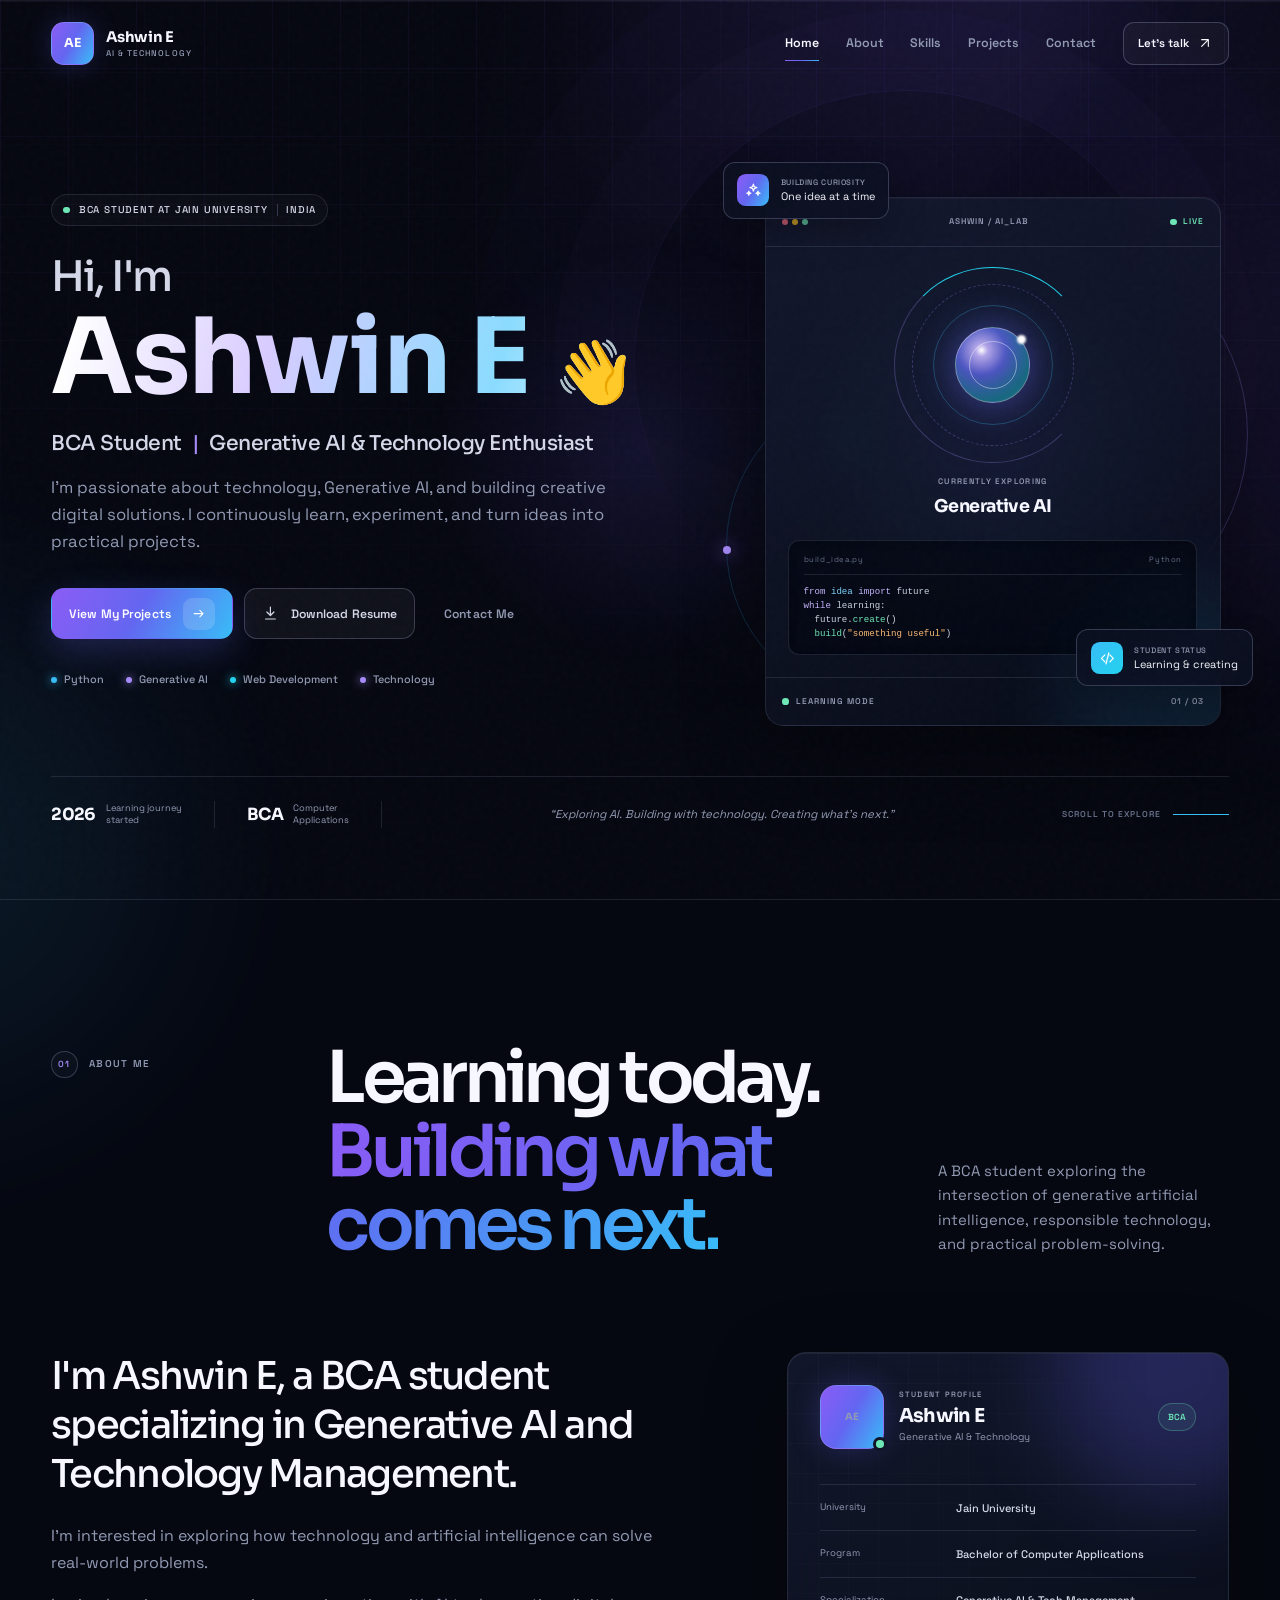
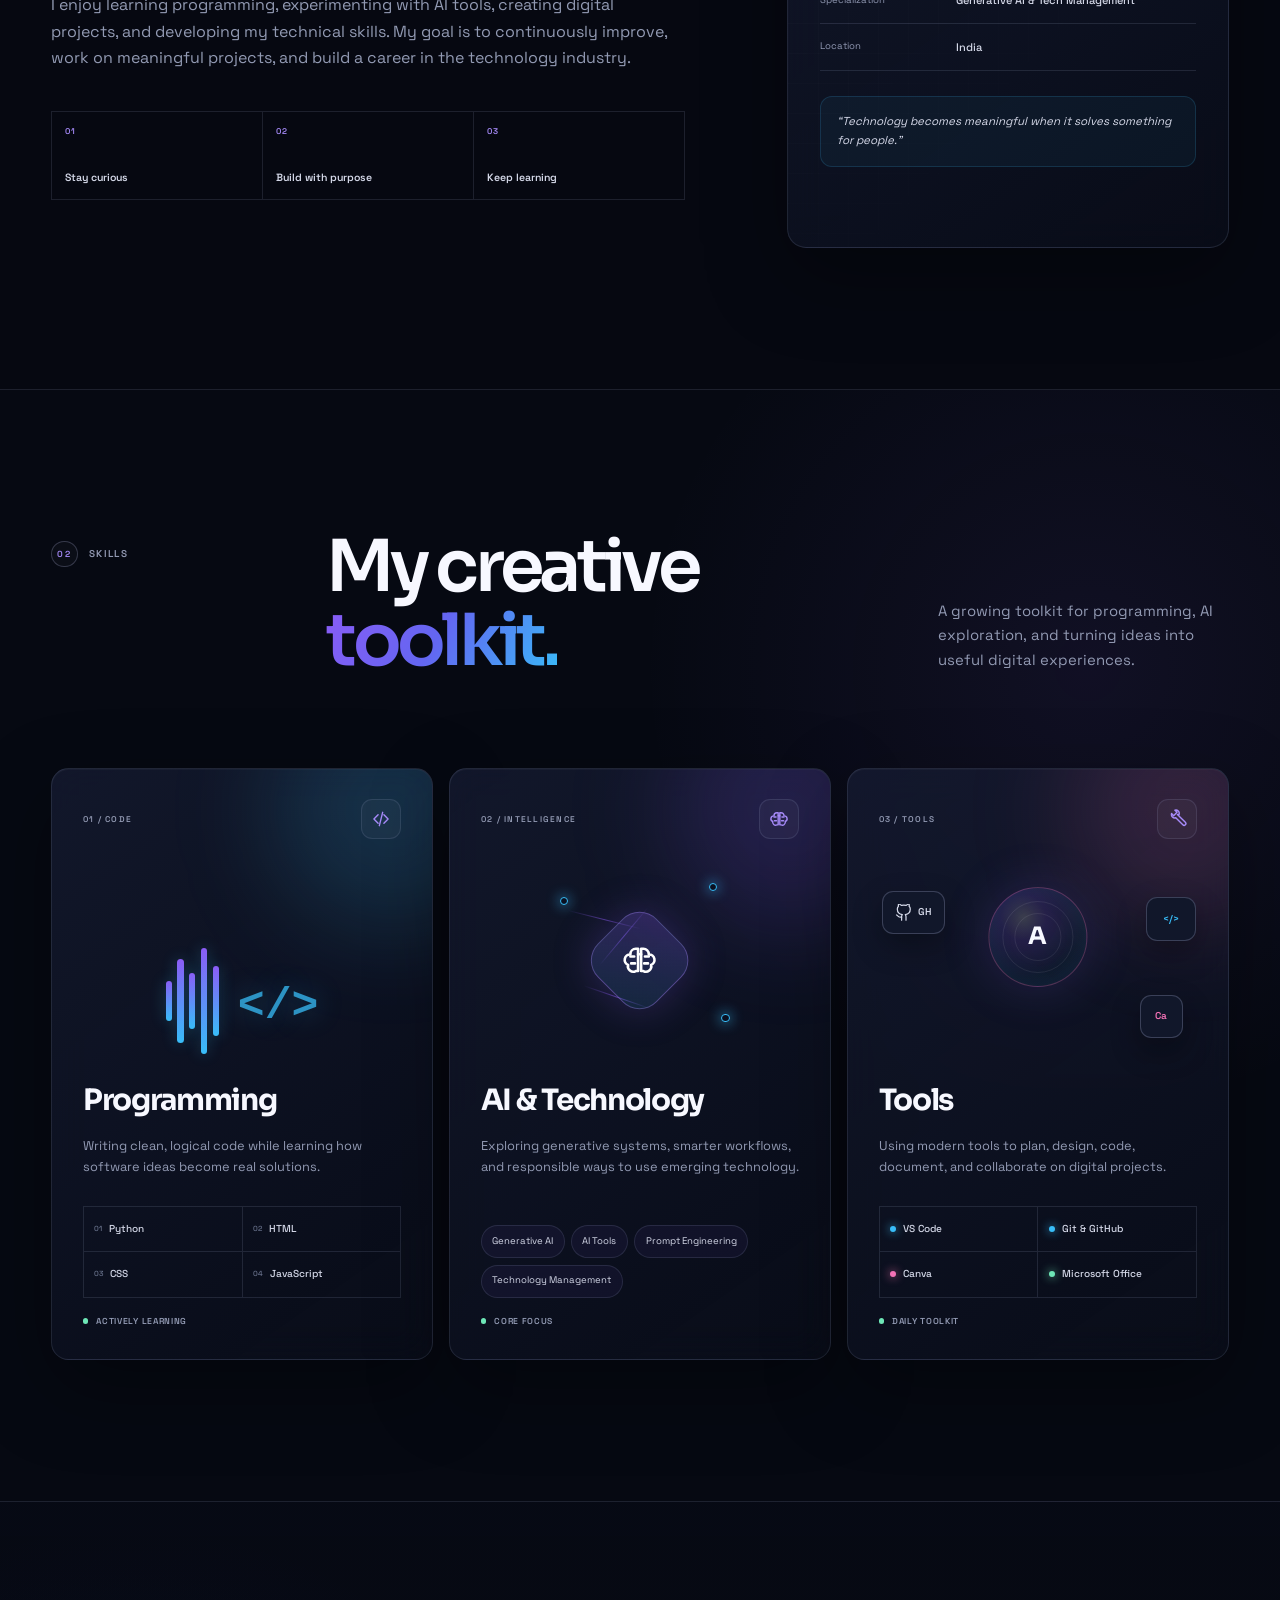
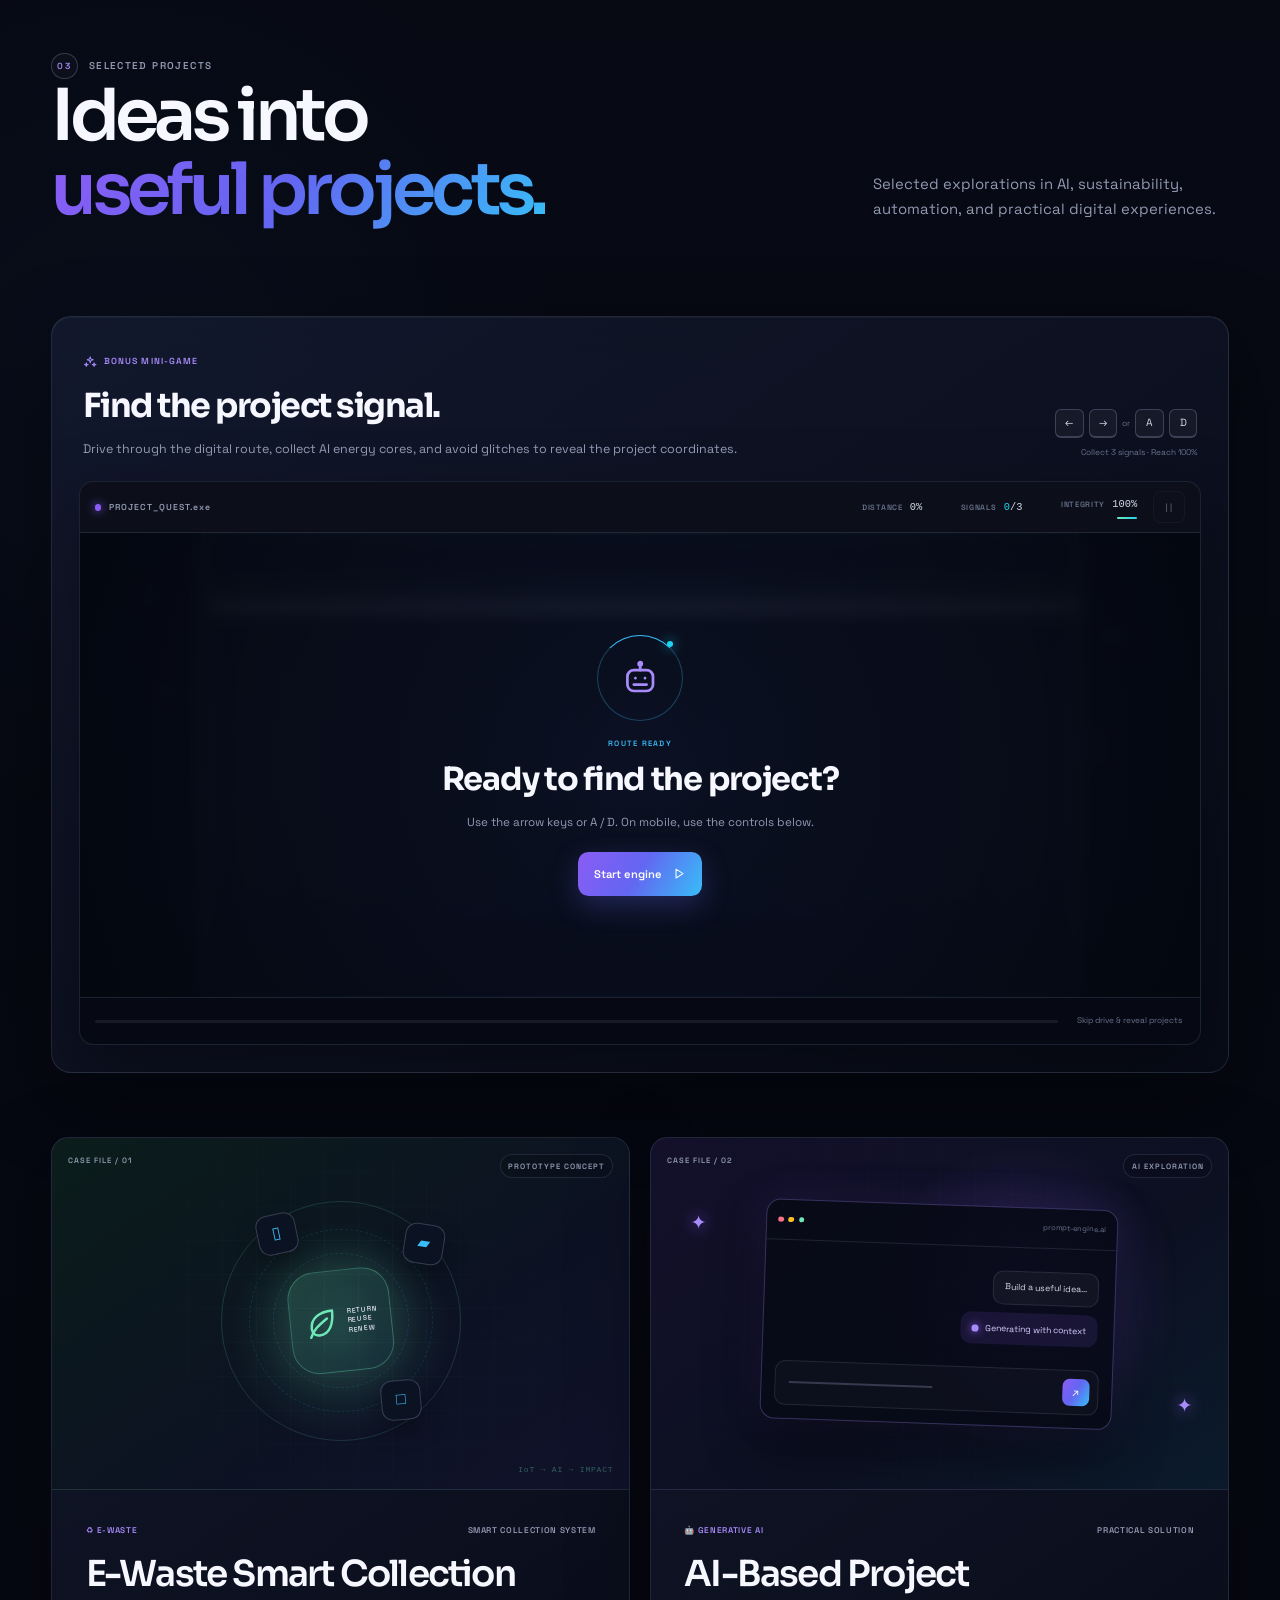
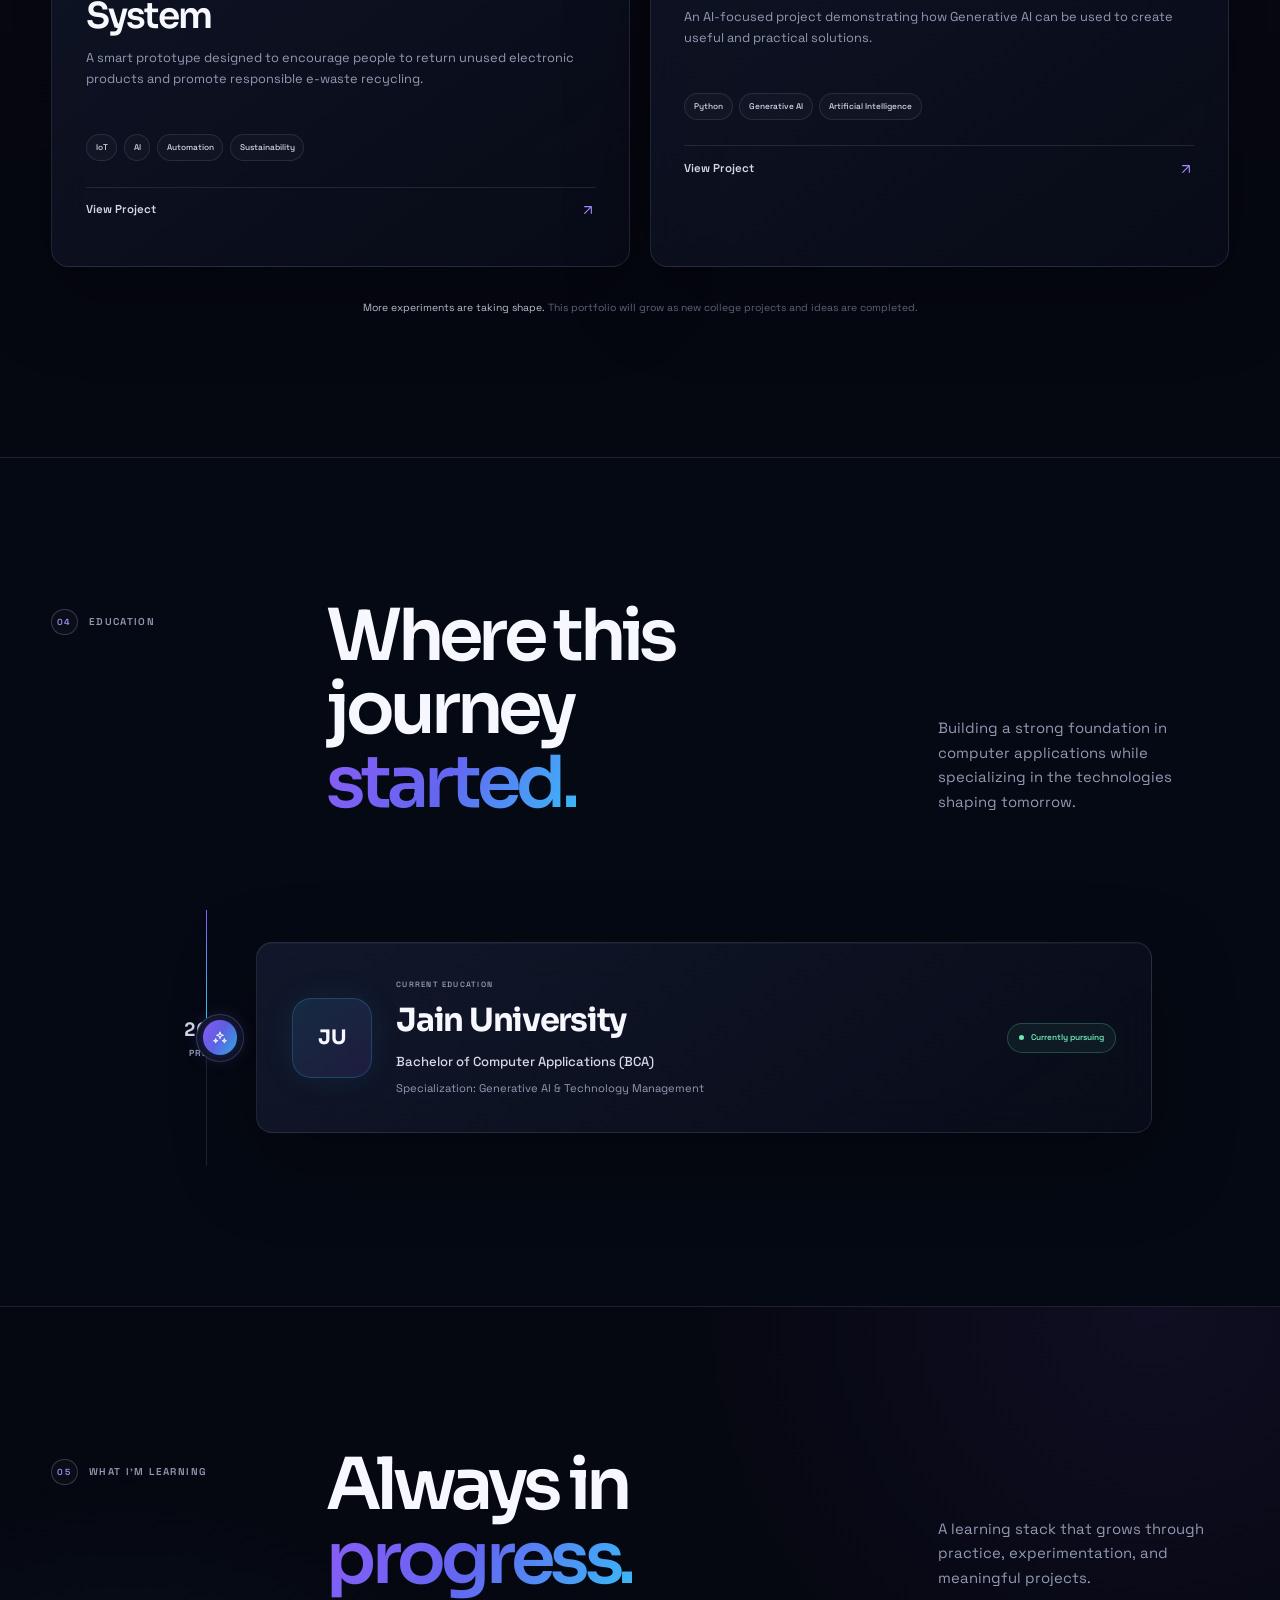
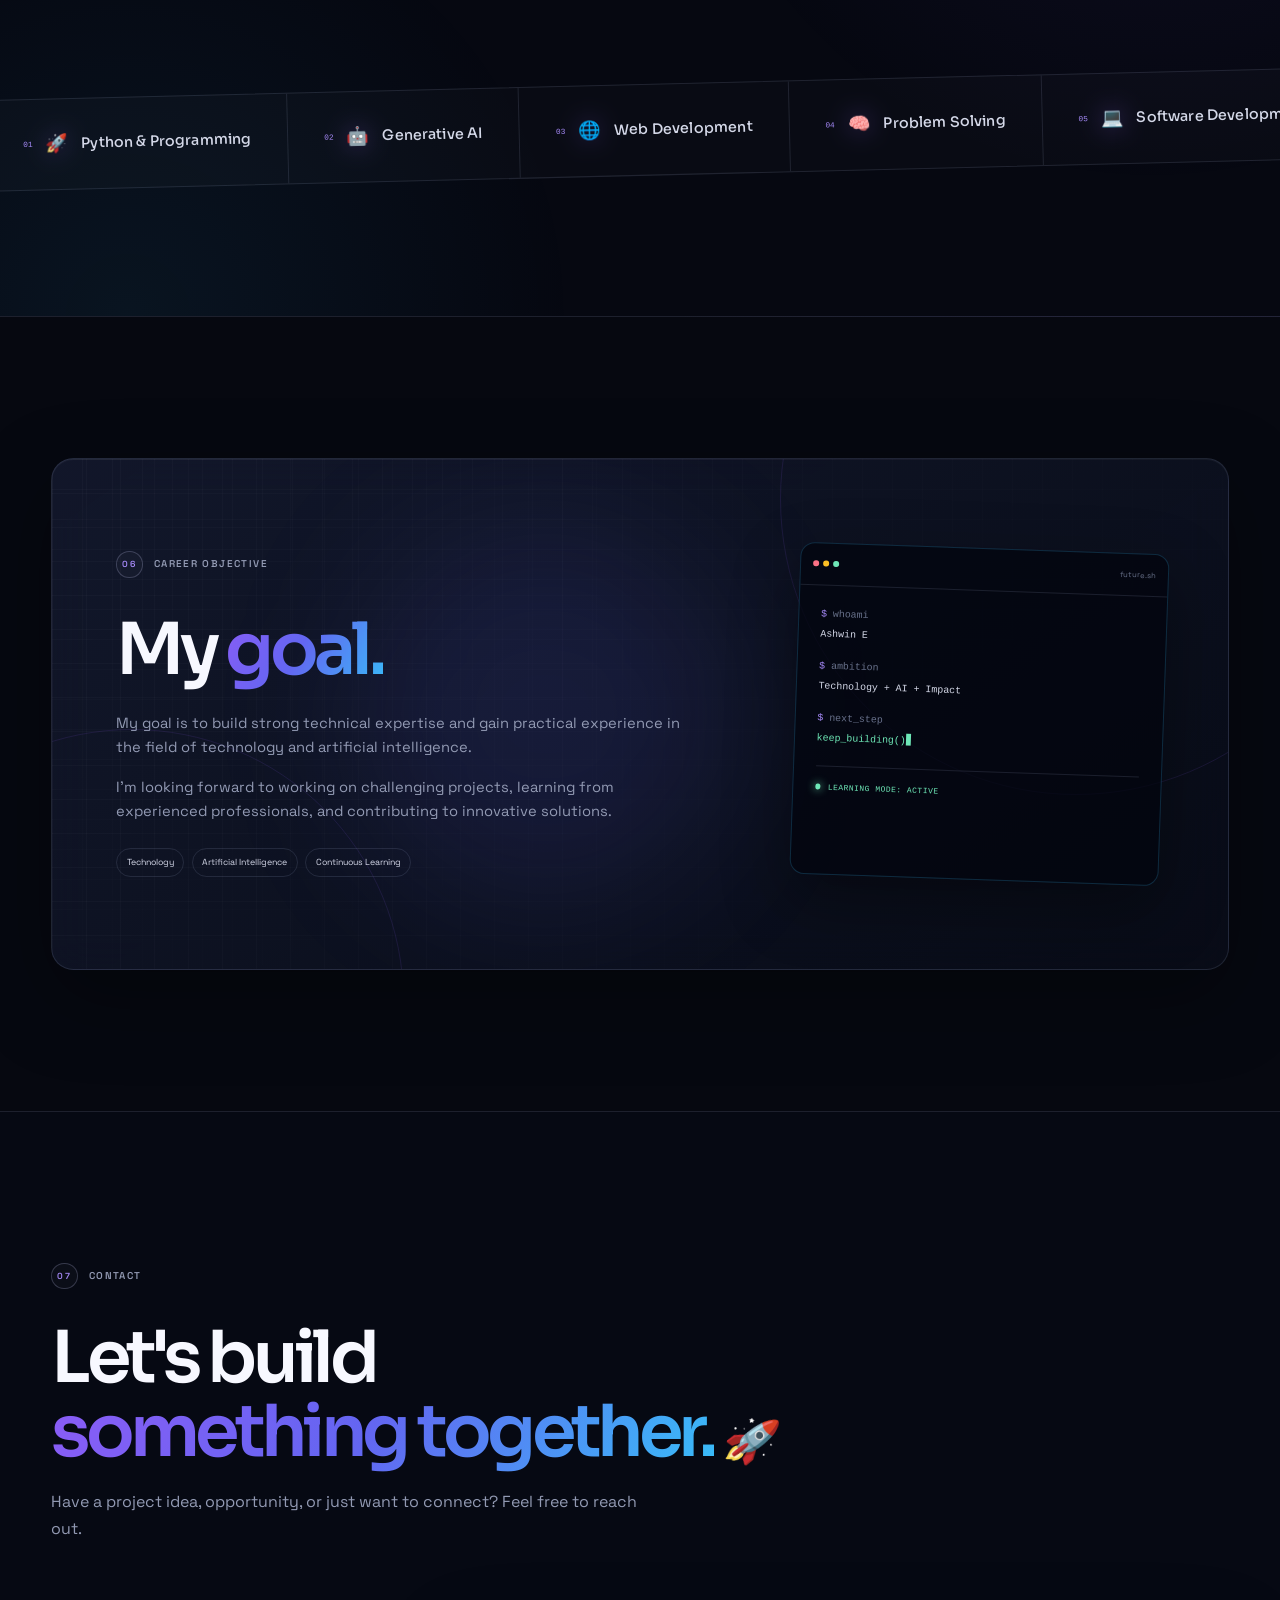
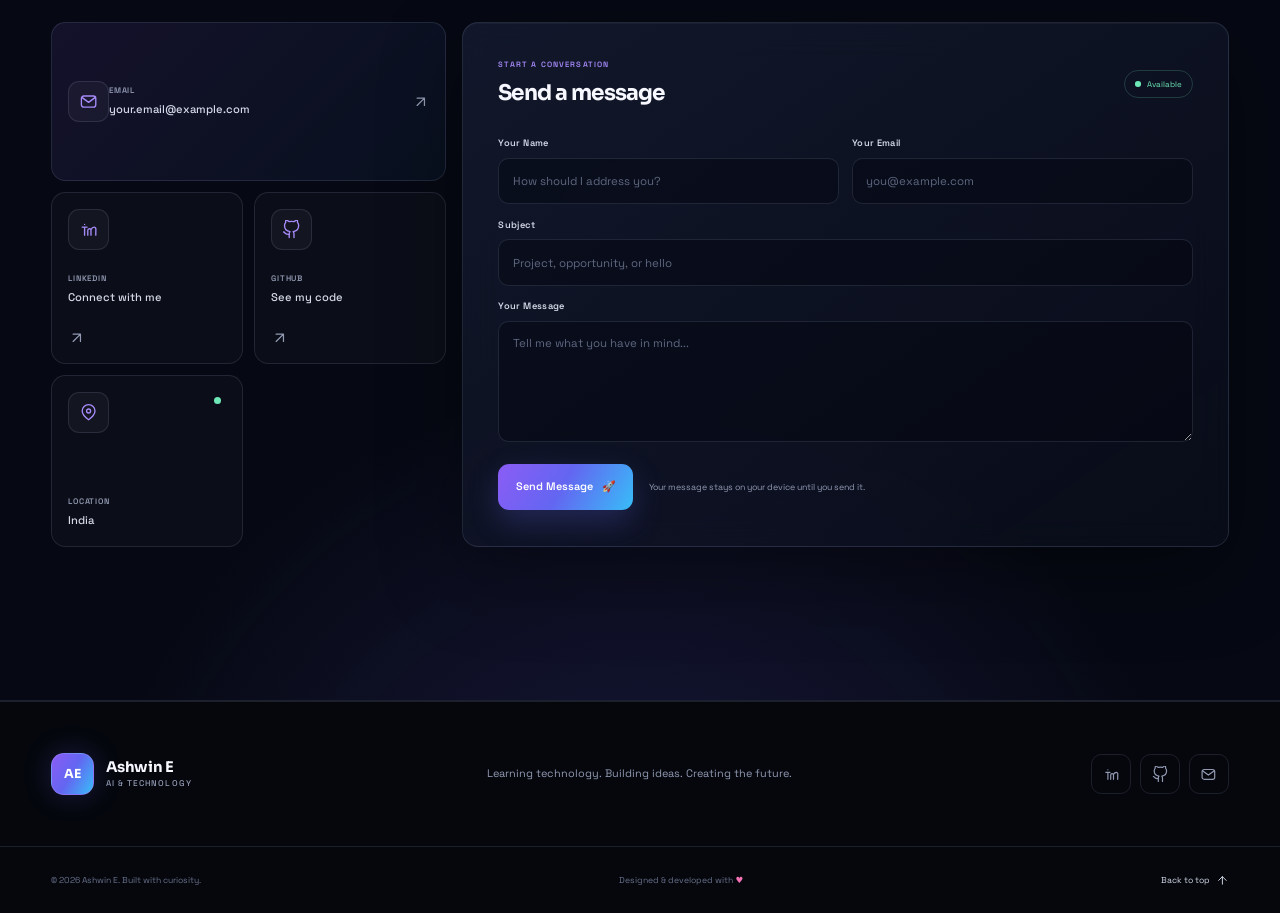
<file: index.html>
<!DOCTYPE html>
<html lang="en">
<head>
  <meta charset="UTF-8">
  <meta name="viewport" content="width=device-width, initial-scale=1.0">
  <meta name="description" content="Ashwin E — BCA student specializing in Generative AI and Technology Management. Explore selected projects, skills, and learning journey.">
  <meta name="theme-color" content="#070a14">
  <meta name="color-scheme" content="dark">
  <meta property="og:title" content="Ashwin E — Generative AI & Technology Enthusiast">
  <meta property="og:description" content="Learning technology. Building ideas. Creating the future.">
  <meta property="og:type" content="website">
  <title>Ashwin E | Generative AI & Technology Portfolio</title>
  <link rel="icon" href="favicon.svg" type="image/svg+xml">
  <link rel="preconnect" href="https://fonts.googleapis.com">
  <link rel="preconnect" href="https://fonts.gstatic.com" crossorigin>
  <link href="https://fonts.googleapis.com/css2?family=Sora:wght@400;500;600;700&family=Space+Grotesk:wght@400;500;600;700&display=swap" rel="stylesheet">
  <link rel="stylesheet" href="styles.css">
  <script src="script.js" defer></script>
</head>
<body>
  <a class="skip-link" href="#main-content">Skip to content</a>

  <svg class="svg-sprite" aria-hidden="true">
    <symbol id="icon-arrow-up-right" viewBox="0 0 24 24">
      <path d="M7 17 17 7M7 7h10v10"/>
    </symbol>
    <symbol id="icon-arrow-right" viewBox="0 0 24 24">
      <path d="M5 12h14m-5-5 5 5-5 5"/>
    </symbol>
    <symbol id="icon-arrow-left" viewBox="0 0 24 24">
      <path d="M19 12H5m5 5-5-5 5-5"/>
    </symbol>
    <symbol id="icon-download" viewBox="0 0 24 24">
      <path d="M12 3v12m-5-5 5 5 5-5M5 20h14"/>
    </symbol>
    <symbol id="icon-mail" viewBox="0 0 24 24">
      <rect x="3" y="5" width="18" height="14" rx="3"/>
      <path d="m4 7 8 6 8-6"/>
    </symbol>
    <symbol id="icon-pin" viewBox="0 0 24 24">
      <path d="M20 10c0 5-8 11-8 11S4 15 4 10a8 8 0 1 1 16 0Z"/>
      <circle cx="12" cy="10" r="2.5"/>
    </symbol>
    <symbol id="icon-sparkles" viewBox="0 0 24 24">
      <path d="m12 3 1.25 3.75L17 8l-3.75 1.25L12 13l-1.25-3.75L7 8l3.75-1.25L12 3Z"/>
      <path d="m18.5 13 .75 2.25 2.25.75-2.25.75-.75 2.25-.75-2.25-2.25-.75 2.25-.75.75-2.25Z"/>
      <path d="m5.5 13 .75 2.25 2.25.75-2.25.75L5.5 19l-.75-2.25L2.5 16l2.25-.75L5.5 13Z"/>
    </symbol>
    <symbol id="icon-code" viewBox="0 0 24 24">
      <path d="m8.5 7-5 5 5 5M15.5 7l5 5-5 5M14 4l-4 16"/>
    </symbol>
    <symbol id="icon-brain" viewBox="0 0 24 24">
      <path d="M9.5 4.5A3.5 3.5 0 0 0 6 8v.25A3.5 3.5 0 0 0 4.5 15 3.5 3.5 0 0 0 9.5 19H11V4.5H9.5Z"/>
      <path d="M14.5 4.5A3.5 3.5 0 0 1 18 8v.25a3.5 3.5 0 0 1 1.5 6.75A3.5 3.5 0 0 1 14.5 19H13V4.5h1.5Z"/>
      <path d="M6 9.5h2.5M15.5 9.5H18M6.5 14h2.5M15 14h2.5M11 8h2"/>
    </symbol>
    <symbol id="icon-tool" viewBox="0 0 24 24">
      <path d="M14.5 6.5a4 4 0 0 0-5-5L12 4 8 8 5.5 5.5a4 4 0 0 0 5 5L19 19a2.1 2.1 0 0 0 3-3l-9.5-9.5Z"/>
    </symbol>
    <symbol id="icon-leaf" viewBox="0 0 24 24">
      <path d="M20 4C11 4 5 8 5 15c0 3 2 5 5 5 7 0 10-7 10-16Z"/>
      <path d="M4 21c2-5 6-8 12-12"/>
    </symbol>
    <symbol id="icon-bot" viewBox="0 0 24 24">
      <rect x="4" y="7" width="16" height="13" rx="4"/>
      <path d="M12 3v4M9 12h.01M15 12h.01M8 16h8"/>
      <circle cx="12" cy="3" r="1"/>
    </symbol>
    <symbol id="icon-play" viewBox="0 0 24 24">
      <path d="m8 5 11 7-11 7V5Z"/>
    </symbol>
    <symbol id="icon-pause" viewBox="0 0 24 24">
      <path d="M8 5v14M16 5v14"/>
    </symbol>
    <symbol id="icon-refresh" viewBox="0 0 24 24">
      <path d="M20 7v5h-5M4 17v-5h5"/>
      <path d="M18.5 9A7 7 0 0 0 6 6.5L4 9m16 6-2 2.5A7 7 0 0 1 5.5 15"/>
    </symbol>
    <symbol id="icon-check" viewBox="0 0 24 24">
      <path d="m5 12 4 4L19 6"/>
    </symbol>
    <symbol id="icon-linkedin" viewBox="0 0 24 24">
      <path d="M7 9v10M7 5.5v.01M11 19v-6c0-2.5 4-3 4 0v6M4 9h6M15 12c1-2 2-3 4-3 3 0 2 4 2 6v4"/>
    </symbol>
    <symbol id="icon-github" viewBox="0 0 24 24">
      <path d="M15 22v-4a4.8 4.8 0 0 0-1-3.5c3.3-.4 6.8-1.6 6.8-7.2A5.6 5.6 0 0 0 19.3 3 5.2 5.2 0 0 0 19.1 0S18 0 15 2a14 14 0 0 0-6 0C6 0 4.9 0 4.9 0a5.2 5.2 0 0 0-.2 3A5.6 5.6 0 0 0 3.2 7.3c0 5.6 3.5 6.8 6.8 7.2A4.8 4.8 0 0 0 9 18v4"/>
      <path d="M9 18c-5 .5-5-2.5-7-3"/>
    </symbol>
  </svg>

  <div class="page-noise" aria-hidden="true"></div>
  <div class="ambient ambient-one" aria-hidden="true"></div>
  <div class="ambient ambient-two" aria-hidden="true"></div>
  <div class="pointer-glow" data-pointer-glow aria-hidden="true"></div>
  <div class="scroll-progress" aria-hidden="true"><span data-scroll-progress></span></div>

  <header class="site-header" data-header>
    <a class="brand" href="#home" aria-label="Ashwin E, back to home">
      <span class="brand-mark">AE</span>
      <span class="brand-copy">
        <strong>Ashwin E</strong>
        <small>AI &amp; Technology</small>
      </span>
    </a>

    <button class="menu-toggle" type="button" aria-expanded="false" aria-controls="site-nav" aria-label="Open navigation" data-menu-toggle>
      <span></span><span></span>
    </button>

    <nav class="site-nav" id="site-nav" aria-label="Main navigation" data-navigation>
      <a class="nav-link active" href="#home">Home</a>
      <a class="nav-link" href="#about">About</a>
      <a class="nav-link" href="#skills">Skills</a>
      <a class="nav-link" href="#projects">Projects</a>
      <a class="nav-link" href="#contact">Contact</a>
      <a class="nav-cta" href="#contact">Let's talk <svg aria-hidden="true"><use href="#icon-arrow-up-right"></use></svg></a>
    </nav>
  </header>

  <main id="main-content">
    <section class="hero section-shell" id="home">
      <div class="hero-grid" aria-hidden="true"></div>
      <div class="hero-beam" aria-hidden="true"></div>

      <div class="hero-layout">
        <div class="hero-content">
          <div class="availability reveal" data-reveal>
            <span class="availability-dot"></span>
            BCA Student at Jain University
            <span class="availability-separator"></span>
            India
          </div>

          <h1 class="hero-title" data-reveal>
            <span class="hero-greeting">Hi, I'm</span>
            <span class="hero-name">Ashwin E <span class="wave" aria-label="waving hand">👋</span></span>
          </h1>

          <p class="hero-role" data-reveal>
            BCA Student <span>|</span> Generative AI &amp; Technology Enthusiast
          </p>
          <p class="hero-description" data-reveal>
            I'm passionate about technology, Generative AI, and building creative digital solutions. I continuously learn, experiment, and turn ideas into practical projects.
          </p>

          <div class="hero-actions" data-reveal>
            <a class="button button-primary" href="#projects">
              View My Projects
              <span class="button-icon"><svg aria-hidden="true"><use href="#icon-arrow-right"></use></svg></span>
            </a>
            <a class="button button-secondary" href="assets/Ashwin-E-Resume.pdf" download>
              <svg aria-hidden="true"><use href="#icon-download"></use></svg>
              Download Resume
            </a>
            <a class="button button-ghost" href="#contact">Contact Me</a>
          </div>

          <div class="hero-tech" data-reveal aria-label="Current focus areas">
            <span><i class="tech-dot dot-python"></i>Python</span>
            <span><i class="tech-dot dot-ai"></i>Generative AI</span>
            <span><i class="tech-dot dot-web"></i>Web Development</span>
            <span><i class="tech-dot dot-tech"></i>Technology</span>
          </div>
        </div>

        <div class="hero-visual" data-reveal data-tilt>
          <div class="visual-halo" aria-hidden="true"></div>
          <div class="orbit orbit-one" aria-hidden="true"><i></i></div>
          <div class="orbit orbit-two" aria-hidden="true"><i></i></div>

          <div class="ai-console glass-card">
            <div class="console-bar">
              <div class="window-dots" aria-hidden="true"><i></i><i></i><i></i></div>
              <span>ASHWIN / AI_LAB</span>
              <span class="console-live"><i></i> LIVE</span>
            </div>

            <div class="console-content">
              <div class="console-ai-orb" aria-hidden="true">
                <div class="orb-core"></div>
                <span class="orb-ring ring-one"></span>
                <span class="orb-ring ring-two"></span>
                <span class="orb-ring ring-three"></span>
              </div>

              <div class="console-label">
                <span>CURRENTLY EXPLORING</span>
                <strong>Generative AI</strong>
              </div>

              <div class="code-window" aria-label="A small Python code sample">
                <div class="code-top"><span>build_idea.py</span><span>Python</span></div>
                <code><span class="code-purple">from</span> <span class="code-blue">idea</span> <span class="code-purple">import</span> future</code>
                <code><span class="code-purple">while</span> learning:</code>
                <code>&nbsp;&nbsp;future.<span class="code-green">create</span>()</code>
                <code>&nbsp;&nbsp;<span class="code-green">build</span>(<span class="code-orange">"something useful"</span>)</code>
              </div>
            </div>

            <div class="console-footer">
              <span><i></i> Learning mode</span>
              <span>01 / 03</span>
            </div>
          </div>

          <div class="floating-note note-ai">
            <span class="floating-icon"><svg aria-hidden="true"><use href="#icon-sparkles"></use></svg></span>
            <span><small>Building curiosity</small>One idea at a time</span>
          </div>

          <div class="floating-note note-status">
            <span class="floating-icon"><svg aria-hidden="true"><use href="#icon-code"></use></svg></span>
            <span><small>Student status</small>Learning &amp; creating</span>
          </div>
        </div>
      </div>

      <div class="hero-footer reveal" data-reveal>
        <div class="hero-stat">
          <strong>2026</strong>
          <span>Learning journey<br>started</span>
        </div>
        <div class="hero-stat">
          <strong>BCA</strong>
          <span>Computer<br>Applications</span>
        </div>
        <p class="hero-tagline">“Exploring AI. Building with technology. Creating what's next.”</p>
        <a class="scroll-cue" href="#about" aria-label="Scroll to about section">
          <span>Scroll to explore</span>
          <i aria-hidden="true"></i>
        </a>
      </div>
    </section>

    <section class="about section-shell section-block" id="about">
      <div class="section-heading" data-reveal>
        <div class="section-kicker"><span>01</span> About me</div>
        <h2>Learning today.<br><span>Building what comes next.</span></h2>
        <p>A BCA student exploring the intersection of generative artificial intelligence, responsible technology, and practical problem-solving.</p>
      </div>

      <div class="about-layout">
        <div class="about-story" data-reveal>
          <p class="about-lead">I'm Ashwin E, a BCA student specializing in Generative AI and Technology Management.</p>
          <p>I'm interested in exploring how technology and artificial intelligence can solve real-world problems.</p>
          <p>I enjoy learning programming, experimenting with AI tools, creating digital projects, and developing my technical skills. My goal is to continuously improve, work on meaningful projects, and build a career in the technology industry.</p>

          <div class="about-principles">
            <span><i>01</i> Stay curious</span>
            <span><i>02</i> Build with purpose</span>
            <span><i>03</i> Keep learning</span>
          </div>
        </div>

        <aside class="student-card glass-card" data-reveal>
          <div class="student-card-glow" aria-hidden="true"></div>
          <div class="student-card-top">
            <div class="student-avatar">
              <span>AE</span>
              <i></i>
            </div>
            <div>
              <small>STUDENT PROFILE</small>
              <strong>Ashwin E</strong>
              <span>Generative AI &amp; Technology</span>
            </div>
            <div class="profile-chip">BCA</div>
          </div>

          <div class="student-details">
            <div><span>University</span><strong>Jain University</strong></div>
            <div><span>Program</span><strong>Bachelor of Computer Applications</strong></div>
            <div><span>Specialization</span><strong>Generative AI &amp; Tech Management</strong></div>
            <div><span>Location</span><strong>India</strong></div>
          </div>

          <blockquote>“Technology becomes meaningful when it solves something for people.”</blockquote>
        </aside>
      </div>
    </section>

    <section class="skills section-shell section-block" id="skills">
      <div class="section-heading" data-reveal>
        <div class="section-kicker"><span>02</span> Skills</div>
        <h2>My creative<br><span>toolkit.</span></h2>
        <p>A growing toolkit for programming, AI exploration, and turning ideas into useful digital experiences.</p>
      </div>

      <div class="skills-grid">
        <article class="skill-card skill-programming glass-card" data-reveal data-tilt-card>
          <div class="skill-card-glow" aria-hidden="true"></div>
          <div class="skill-card-top">
            <span class="skill-number">01 / CODE</span>
            <span class="skill-icon"><svg aria-hidden="true"><use href="#icon-code"></use></svg></span>
          </div>
          <div class="skill-visual programming-visual" aria-hidden="true">
            <div class="code-bars"><i></i><i></i><i></i><i></i><i></i></div>
            <span>&lt;/&gt;</span>
          </div>
          <h3>Programming</h3>
          <p>Writing clean, logical code while learning how software ideas become real solutions.</p>
          <div class="skill-list">
            <span><i>01</i>Python</span>
            <span><i>02</i>HTML</span>
            <span><i>03</i>CSS</span>
            <span><i>04</i>JavaScript</span>
          </div>
          <div class="skill-status"><i></i> Actively learning</div>
        </article>

        <article class="skill-card skill-ai glass-card" data-reveal data-tilt-card>
          <div class="skill-card-glow" aria-hidden="true"></div>
          <div class="skill-card-top">
            <span class="skill-number">02 / INTELLIGENCE</span>
            <span class="skill-icon"><svg aria-hidden="true"><use href="#icon-brain"></use></svg></span>
          </div>
          <div class="skill-visual ai-visual" aria-hidden="true">
            <span class="node node-a"></span><span class="node node-b"></span><span class="node node-c"></span>
            <span class="line line-a"></span><span class="line line-b"></span><span class="line line-c"></span>
            <div><svg><use href="#icon-brain"></use></svg></div>
          </div>
          <h3>AI &amp; Technology</h3>
          <p>Exploring generative systems, smarter workflows, and responsible ways to use emerging technology.</p>
          <div class="skill-cloud">
            <span>Generative AI</span><span>AI Tools</span><span>Prompt Engineering</span><span>Technology Management</span>
          </div>
          <div class="skill-status"><i></i> Core focus</div>
        </article>

        <article class="skill-card skill-tools glass-card" data-reveal data-tilt-card>
          <div class="skill-card-glow" aria-hidden="true"></div>
          <div class="skill-card-top">
            <span class="skill-number">03 / TOOLS</span>
            <span class="skill-icon"><svg aria-hidden="true"><use href="#icon-tool"></use></svg></span>
          </div>
          <div class="skill-visual tools-visual" aria-hidden="true">
            <div class="tool-orb"><span>A</span></div>
            <div class="tool-chip chip-github"><svg><use href="#icon-github"></use></svg>GH</div>
            <div class="tool-chip chip-code">&lt;/&gt;</div>
            <div class="tool-chip chip-design">Ca</div>
          </div>
          <h3>Tools</h3>
          <p>Using modern tools to plan, design, code, document, and collaborate on digital projects.</p>
          <div class="tools-list">
            <span><i class="tool-dot dot-vs"></i>VS Code</span>
            <span><i class="tool-dot dot-git"></i>Git &amp; GitHub</span>
            <span><i class="tool-dot dot-canva"></i>Canva</span>
            <span><i class="tool-dot dot-office"></i>Microsoft Office</span>
          </div>
          <div class="skill-status"><i></i> Daily toolkit</div>
        </article>
      </div>
    </section>

    <section class="projects section-shell section-block" id="projects">
      <div class="project-heading" data-reveal>
        <div>
          <div class="section-kicker"><span>03</span> Selected projects</div>
          <h2>Ideas into<br><span>useful projects.</span></h2>
        </div>
        <div class="project-heading-copy">
          <span class="quest-badge" data-quest-badge hidden><i></i> Quest coordinates found</span>
          <p>Selected explorations in AI, sustainability, automation, and practical digital experiences.</p>
        </div>
      </div>

      <div class="quest-wrap glass-card" data-reveal data-game>
        <div class="quest-intro">
          <div class="quest-copy">
            <span class="quest-kicker"><svg aria-hidden="true"><use href="#icon-sparkles"></use></svg> Bonus mini-game</span>
            <h3>Find the project signal.</h3>
            <p>Drive through the digital route, collect AI energy cores, and avoid glitches to reveal the project coordinates.</p>
          </div>
          <div class="quest-controls-copy">
            <div><kbd>←</kbd><kbd>→</kbd><span>or</span><kbd>A</kbd><kbd>D</kbd></div>
            <small>Collect 3 signals · Reach 100%</small>
          </div>
        </div>

        <div class="game-shell">
          <div class="game-toolbar">
            <div class="game-title"><i></i> PROJECT_QUEST.exe</div>
            <div class="game-hud">
              <div><span>Distance</span><strong data-game-distance>0%</strong></div>
              <div><span>Signals</span><strong><b data-game-signals>0</b>/3</strong></div>
              <div class="integrity-meter"><span>Integrity</span><strong data-game-integrity>100%</strong><i><b data-game-health></b></i></div>
            </div>
            <button class="game-pause" type="button" data-game-pause disabled aria-label="Pause game">
              <svg aria-hidden="true"><use href="#icon-pause"></use></svg>
            </button>
          </div>

          <div class="game-stage">
            <canvas data-game-canvas role="img" aria-label="A four-lane driving game. Use left and right arrow keys or the on-screen controls to collect three energy signals and reach the finish."></canvas>

            <div class="game-screen game-start-screen" data-game-start-screen>
              <div class="start-emblem" aria-hidden="true">
                <span class="start-ring"></span>
                <svg><use href="#icon-bot"></use></svg>
              </div>
              <span class="screen-label">ROUTE READY</span>
              <h4>Ready to find the project?</h4>
              <p>Use the arrow keys or A / D. On mobile, use the controls below.</p>
              <button class="game-primary-button" type="button" data-game-start>
                Start engine <svg aria-hidden="true"><use href="#icon-play"></use></svg>
              </button>
            </div>

            <div class="game-screen game-result-screen" data-game-result-screen hidden>
              <div class="result-icon" aria-hidden="true"><svg><use href="#icon-check"></use></svg></div>
              <span class="screen-label" data-game-result-label>ROUTE COMPLETE</span>
              <h4 data-game-result-title>Project signal found!</h4>
              <p data-game-result-copy>You collected all three signals. The project coordinates are ready.</p>
              <div class="result-actions">
                <button class="game-primary-button" type="button" data-game-view>
                  View projects <svg aria-hidden="true"><use href="#icon-arrow-right"></use></svg>
                </button>
                <button class="game-secondary-button" type="button" data-game-restart>
                  <svg aria-hidden="true"><use href="#icon-refresh"></use></svg> Race again
                </button>
              </div>
            </div>

            <div class="game-flash" data-game-flash aria-hidden="true"></div>
          </div>

          <div class="game-bottom-bar">
            <div class="game-progress"><i data-game-progress></i></div>
            <button type="button" data-game-skip>Skip drive &amp; reveal projects</button>
          </div>

          <div class="mobile-drive-controls" aria-label="Game controls">
            <button type="button" data-game-control="left" aria-label="Move left"><svg aria-hidden="true"><use href="#icon-arrow-left"></use></svg></button>
            <span>DRIVE</span>
            <button type="button" data-game-control="right" aria-label="Move right"><svg aria-hidden="true"><use href="#icon-arrow-right"></use></svg></button>
          </div>
        </div>
        <p class="sr-only" role="status" aria-live="polite" data-game-status>Game ready.</p>
      </div>

      <div class="project-grid" id="project-grid" data-project-grid>
        <article class="project-card project-ewaste glass-card" data-reveal data-project-card>
          <div class="project-art ewaste-art" aria-hidden="true">
            <div class="project-card-top"><span>CASE FILE / 01</span><span>PROTOTYPE CONCEPT</span></div>
            <div class="ewaste-orbit">
              <span class="orbit-node node-phone">▯</span>
              <span class="orbit-node node-laptop">▰</span>
              <span class="orbit-node node-tv">□</span>
              <div class="ewaste-core"><svg><use href="#icon-leaf"></use></svg><span>RETURN<br>REUSE<br>RENEW</span></div>
            </div>
            <div class="art-code">IoT → AI → IMPACT</div>
          </div>
          <div class="project-content">
            <div class="project-meta"><span>♻️ E-Waste</span><span>Smart collection system</span></div>
            <h3>E-Waste Smart Collection System</h3>
            <p>A smart prototype designed to encourage people to return unused electronic products and promote responsible e-waste recycling.</p>
            <div class="project-tags"><span>IoT</span><span>AI</span><span>Automation</span><span>Sustainability</span></div>
            <button class="project-button" type="button" data-project-open="ewaste">
              View Project <svg aria-hidden="true"><use href="#icon-arrow-up-right"></use></svg>
            </button>
          </div>
        </article>

        <article class="project-card project-ai glass-card" data-reveal data-project-card>
          <div class="project-art ai-project-art" aria-hidden="true">
            <div class="project-card-top"><span>CASE FILE / 02</span><span>AI EXPLORATION</span></div>
            <div class="ai-window">
              <div class="ai-window-bar"><i></i><i></i><i></i><span>prompt-engine.ai</span></div>
              <div class="ai-chat"><span class="ai-user">Build a useful idea...</span><span class="ai-bot"><i></i>Generating with context</span></div>
              <div class="ai-prompt"><span></span><i>↗</i></div>
            </div>
            <div class="ai-spark spark-a">✦</div><div class="ai-spark spark-b">✦</div>
          </div>
          <div class="project-content">
            <div class="project-meta"><span>🤖 Generative AI</span><span>Practical solution</span></div>
            <h3>AI-Based Project</h3>
            <p>An AI-focused project demonstrating how Generative AI can be used to create useful and practical solutions.</p>
            <div class="project-tags"><span>Python</span><span>Generative AI</span><span>Artificial Intelligence</span></div>
            <button class="project-button" type="button" data-project-open="ai">
              View Project <svg aria-hidden="true"><use href="#icon-arrow-up-right"></use></svg>
            </button>
          </div>
        </article>
      </div>

      <p class="project-note" data-reveal>
        <span>More experiments are taking shape.</span> This portfolio will grow as new college projects and ideas are completed.
      </p>
    </section>

    <section class="education section-shell section-block" id="education">
      <div class="section-heading" data-reveal>
        <div class="section-kicker"><span>04</span> Education</div>
        <h2>Where this journey<br><span>started.</span></h2>
        <p>Building a strong foundation in computer applications while specializing in the technologies shaping tomorrow.</p>
      </div>

      <div class="education-timeline" data-reveal>
        <div class="timeline-line" aria-hidden="true"><i></i></div>
        <article class="education-item">
          <div class="timeline-date"><span>2026</span><strong>Present</strong></div>
          <div class="timeline-node"><span><svg aria-hidden="true"><use href="#icon-sparkles"></use></svg></span></div>
          <div class="education-card glass-card">
            <div class="education-logo">JU</div>
            <div>
              <span class="education-label">Current education</span>
              <h3>Jain University</h3>
              <h4>Bachelor of Computer Applications (BCA)</h4>
              <p>Specialization: Generative AI &amp; Technology Management</p>
            </div>
            <span class="current-badge"><i></i> Currently pursuing</span>
          </div>
        </article>
      </div>
    </section>

    <section class="learning section-block" id="learning">
      <div class="section-shell">
        <div class="section-heading learning-heading" data-reveal>
          <div class="section-kicker"><span>05</span> What I'm learning</div>
          <h2>Always in<br><span>progress.</span></h2>
          <p>A learning stack that grows through practice, experimentation, and meaningful projects.</p>
        </div>
      </div>

      <div class="learning-marquee" aria-label="Current learning topics" data-reveal>
        <div class="learning-track">
          <div class="learning-set">
            <span><i>01</i><b>🚀</b> Python &amp; Programming</span>
            <span><i>02</i><b>🤖</b> Generative AI</span>
            <span><i>03</i><b>🌐</b> Web Development</span>
            <span><i>04</i><b>🧠</b> Problem Solving</span>
            <span><i>05</i><b>💻</b> Software Development</span>
            <span><i>06</i><b>📊</b> Technology Management</span>
          </div>
          <div class="learning-set" aria-hidden="true">
            <span><i>01</i><b>🚀</b> Python &amp; Programming</span>
            <span><i>02</i><b>🤖</b> Generative AI</span>
            <span><i>03</i><b>🌐</b> Web Development</span>
            <span><i>04</i><b>🧠</b> Problem Solving</span>
            <span><i>05</i><b>💻</b> Software Development</span>
            <span><i>06</i><b>📊</b> Technology Management</span>
          </div>
        </div>
      </div>
    </section>

    <section class="goal section-shell section-block" id="goal">
      <div class="goal-card glass-card" data-reveal>
        <div class="goal-grid" aria-hidden="true"></div>
        <div class="goal-orbit goal-orbit-a" aria-hidden="true"></div>
        <div class="goal-orbit goal-orbit-b" aria-hidden="true"></div>
        <div class="goal-copy">
          <div class="section-kicker"><span>06</span> Career objective</div>
          <h2>My <span>goal.</span></h2>
          <p>My goal is to build strong technical expertise and gain practical experience in the field of technology and artificial intelligence.</p>
          <p>I'm looking forward to working on challenging projects, learning from experienced professionals, and contributing to innovative solutions.</p>
          <div class="goal-tags"><span>Technology</span><span>Artificial Intelligence</span><span>Continuous Learning</span></div>
        </div>
        <div class="goal-terminal" aria-label="Career objective terminal card">
          <div class="terminal-bar"><i></i><i></i><i></i><span>future.sh</span></div>
          <div class="terminal-body">
            <p><span>$</span> whoami</p>
            <strong>Ashwin E</strong>
            <p><span>$</span> ambition</p>
            <strong>Technology + AI + Impact</strong>
            <p><span>$</span> next_step</p>
            <strong class="terminal-command">keep_building()<i>▋</i></strong>
            <p class="terminal-success"><i></i> Learning mode: active</p>
          </div>
        </div>
      </div>
    </section>

    <section class="contact section-shell section-block" id="contact">
      <div class="contact-heading" data-reveal>
        <div class="section-kicker"><span>07</span> Contact</div>
        <h2>Let's build<br><span>something together.</span> <b>🚀</b></h2>
        <p>Have a project idea, opportunity, or just want to connect? Feel free to reach out.</p>
      </div>

      <div class="contact-layout">
        <div class="contact-links" data-reveal>
          <a href="mailto:your.email@example.com" class="contact-link-card featured">
            <span class="contact-link-icon"><svg aria-hidden="true"><use href="#icon-mail"></use></svg></span>
            <span><small>Email</small><strong>your.email@example.com</strong></span>
            <svg class="contact-link-arrow" aria-hidden="true"><use href="#icon-arrow-up-right"></use></svg>
          </a>
          <a href="https://www.linkedin.com/in/your-username" target="_blank" rel="noreferrer" class="contact-link-card">
            <span class="contact-link-icon"><svg aria-hidden="true"><use href="#icon-linkedin"></use></svg></span>
            <span><small>LinkedIn</small><strong>Connect with me</strong></span>
            <svg class="contact-link-arrow" aria-hidden="true"><use href="#icon-arrow-up-right"></use></svg>
          </a>
          <a href="https://github.com/your-username" target="_blank" rel="noreferrer" class="contact-link-card">
            <span class="contact-link-icon"><svg aria-hidden="true"><use href="#icon-github"></use></svg></span>
            <span><small>GitHub</small><strong>See my code</strong></span>
            <svg class="contact-link-arrow" aria-hidden="true"><use href="#icon-arrow-up-right"></use></svg>
          </a>
          <div class="contact-link-card location-card">
            <span class="contact-link-icon"><svg aria-hidden="true"><use href="#icon-pin"></use></svg></span>
            <span><small>Location</small><strong>India</strong></span>
            <i class="location-pulse" aria-hidden="true"></i>
          </div>
        </div>

        <form class="contact-form glass-card" data-contact-form data-reveal novalidate>
          <div class="form-heading">
            <div><span>START A CONVERSATION</span><h3>Send a message</h3></div>
            <span class="form-status-dot"><i></i> Available</span>
          </div>

          <div class="form-row">
            <label class="form-field">
              <span>Your Name</span>
              <input type="text" name="name" autocomplete="name" placeholder="How should I address you?" required>
              <small class="field-error">Please enter your name.</small>
            </label>
            <label class="form-field">
              <span>Your Email</span>
              <input type="email" name="email" autocomplete="email" placeholder="you@example.com" required>
              <small class="field-error">Please enter a valid email.</small>
            </label>
          </div>

          <label class="form-field">
            <span>Subject</span>
            <input type="text" name="subject" placeholder="Project, opportunity, or hello" required>
            <small class="field-error">Please add a subject.</small>
          </label>

          <label class="form-field">
            <span>Your Message</span>
            <textarea name="message" rows="5" placeholder="Tell me what you have in mind..." required></textarea>
            <small class="field-error">Please write a short message.</small>
          </label>

          <div class="form-submit-row">
            <button class="form-submit" type="submit">Send Message <span>🚀</span></button>
            <p class="form-response" role="status" aria-live="polite" data-form-status>Your message stays on your device until you send it.</p>
          </div>
        </form>
      </div>
    </section>
  </main>

  <footer class="site-footer">
    <div class="footer-main section-shell">
      <a class="brand footer-brand" href="#home" aria-label="Back to top">
        <span class="brand-mark">AE</span>
        <span class="brand-copy"><strong>Ashwin E</strong><small>AI &amp; Technology</small></span>
      </a>
      <p>Learning technology. Building ideas. Creating the future.</p>
      <div class="footer-socials">
        <a href="https://www.linkedin.com/in/your-username" target="_blank" rel="noreferrer" aria-label="LinkedIn"><svg aria-hidden="true"><use href="#icon-linkedin"></use></svg></a>
        <a href="https://github.com/your-username" target="_blank" rel="noreferrer" aria-label="GitHub"><svg aria-hidden="true"><use href="#icon-github"></use></svg></a>
        <a href="mailto:your.email@example.com" aria-label="Email"><svg aria-hidden="true"><use href="#icon-mail"></use></svg></a>
      </div>
    </div>
    <div class="footer-bottom section-shell">
      <span>© <span data-year>2026</span> Ashwin E. Built with curiosity.</span>
      <span>Designed &amp; developed with <i>♥</i></span>
      <a href="#home">Back to top <svg aria-hidden="true"><use href="#icon-arrow-up-right"></use></svg></a>
    </div>
  </footer>

  <dialog class="project-dialog" data-project-dialog>
    <div class="dialog-inner">
      <button class="dialog-close" type="button" data-dialog-close aria-label="Close project details"><span></span><span></span></button>
      <div class="dialog-visual" data-dialog-visual>
        <span class="dialog-code" data-dialog-code>PROJECT / 01</span>
        <div class="dialog-symbol" data-dialog-symbol><svg><use href="#icon-leaf"></use></svg></div>
        <div class="dialog-grid" aria-hidden="true"></div>
      </div>
      <div class="dialog-content">
        <span class="dialog-kicker" data-dialog-kicker>E-WASTE / PROTOTYPE CONCEPT</span>
        <h2 data-dialog-title>E-Waste Smart Collection System</h2>
        <p data-dialog-description></p>
        <div class="dialog-tags" data-dialog-tags></div>
        <div class="dialog-details">
          <div><span>Focus</span><strong data-dialog-focus></strong></div>
          <div><span>Stage</span><strong data-dialog-stage></strong></div>
        </div>
        <a class="button button-primary dialog-contact" href="#contact" data-dialog-contact>
          Let's discuss an idea <span class="button-icon"><svg aria-hidden="true"><use href="#icon-arrow-right"></use></svg></span>
        </a>
      </div>
    </div>
  </dialog>

  <div class="toast" role="status" aria-live="polite" data-toast></div>
</body>
</html>
</file>
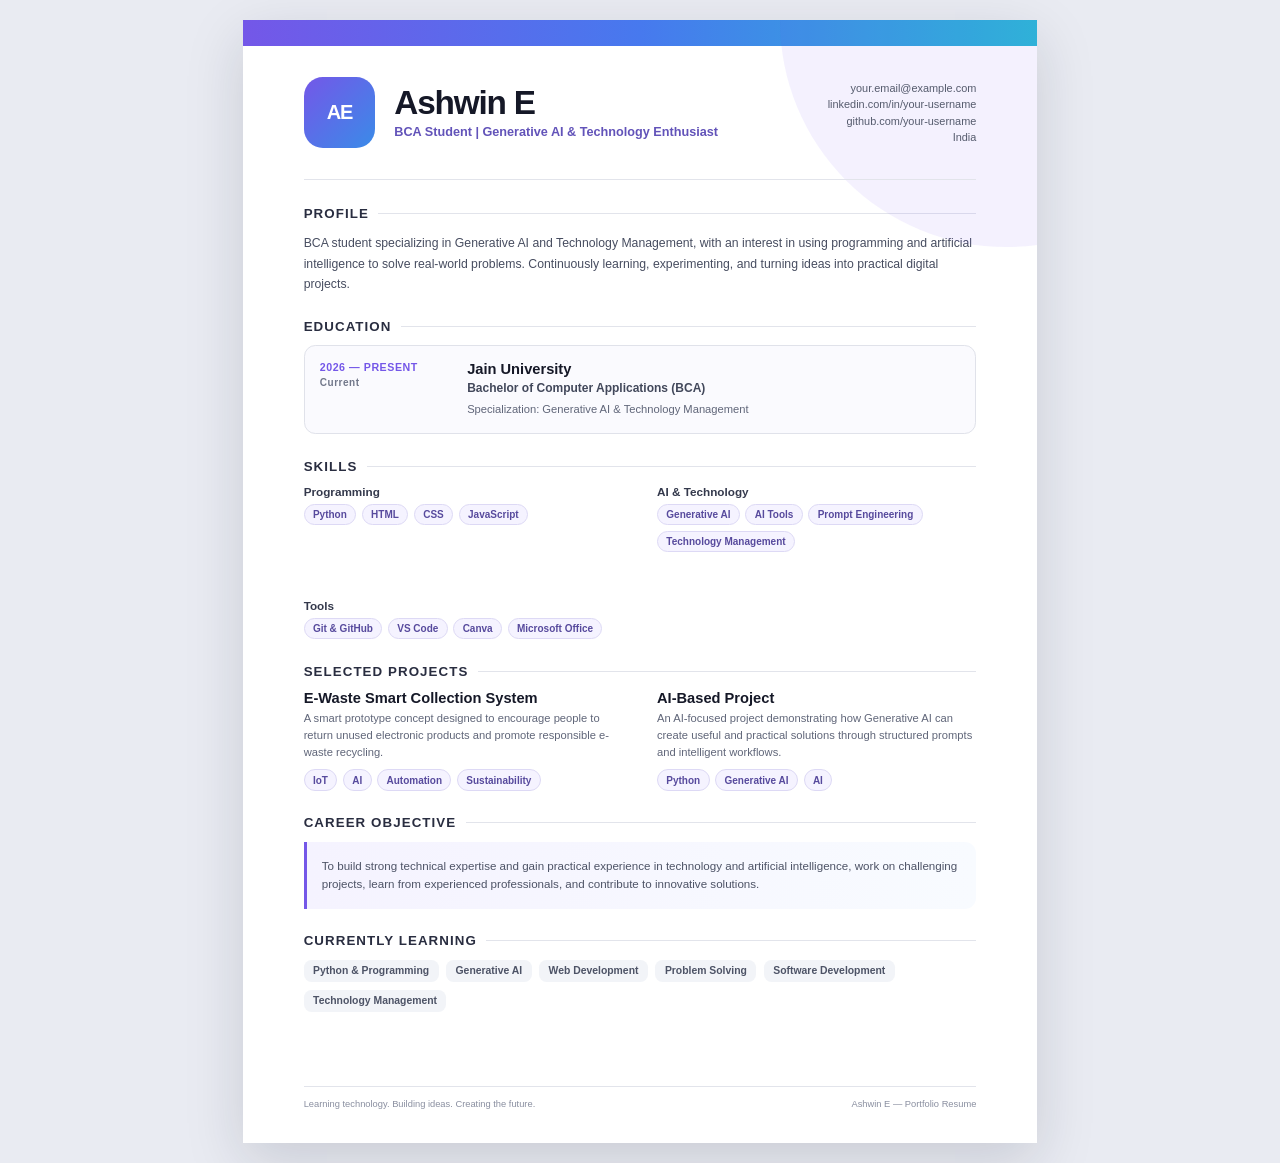
<file: resume.html>
<!DOCTYPE html>
<html lang="en">
<head>
  <meta charset="UTF-8">
  <meta name="viewport" content="width=device-width, initial-scale=1.0">
  <title>Ashwin E — Resume</title>
  <style>
    @page { size: A4; margin: 0; }
    * { box-sizing: border-box; }
    body {
      margin: 0;
      background: #e9ebf2;
      color: #151827;
      font-family: Inter, "Segoe UI", Arial, sans-serif;
      -webkit-print-color-adjust: exact;
      print-color-adjust: exact;
    }
    .page {
      position: relative;
      width: 210mm;
      min-height: 297mm;
      margin: 20px auto;
      padding: 15mm 16mm;
      overflow: hidden;
      background: #fff;
      box-shadow: 0 18px 55px rgba(22, 27, 45, .15);
    }
    .page::before {
      position: absolute;
      top: 0;
      right: 0;
      left: 0;
      height: 7mm;
      background: linear-gradient(90deg, #7457e8, #4779ee, #29b9d6);
      content: "";
    }
    .page::after {
      position: absolute;
      top: -60mm;
      right: -52mm;
      width: 120mm;
      height: 120mm;
      border-radius: 50%;
      background: rgba(112, 83, 235, .08);
      content: "";
    }
    header {
      position: relative;
      z-index: 1;
      display: flex;
      padding-bottom: 8mm;
      align-items: center;
      justify-content: space-between;
      border-bottom: 1px solid #e2e4eb;
    }
    .identity { display: flex; align-items: center; gap: 5mm; }
    .monogram {
      display: grid;
      width: 19mm;
      height: 19mm;
      place-items: center;
      border-radius: 5mm;
      background: linear-gradient(135deg, #7457e8, #3a8be8);
      color: white;
      font-size: 15pt;
      font-weight: 800;
      letter-spacing: -1px;
    }
    h1 { margin: 0; font-size: 25pt; letter-spacing: -1.2px; line-height: 1; }
    .role { margin-top: 1.5mm; color: #6253b9; font-size: 9.5pt; font-weight: 700; }
    .contact { display: grid; gap: 1.2mm; color: #555b6d; font-size: 8.2pt; text-align: right; }
    .contact span::before { margin-right: 2mm; color: #7457e8; font-weight: 800; }
    main { padding-top: 7mm; }
    section { margin-bottom: 6.5mm; }
    .section-title {
      display: flex;
      margin-bottom: 3mm;
      align-items: center;
      gap: 2.5mm;
      color: #292d40;
      font-size: 10pt;
      font-weight: 800;
      letter-spacing: .08em;
      text-transform: uppercase;
    }
    .section-title::after { height: 1px; flex: 1; background: #e2e4eb; content: ""; }
    .summary { color: #474d60; font-size: 9.2pt; line-height: 1.65; }
    .education { display: grid; padding: 4mm; border: 1px solid #e0e2ea; border-radius: 3mm; background: #fafafe; gap: 7mm; grid-template-columns: 32mm 1fr; }
    .date { color: #7457e8; font-size: 8pt; font-weight: 800; letter-spacing: .05em; }
    .date span { display: block; margin-top: 1mm; color: #71778a; font-size: 7.5pt; font-weight: 600; }
    .education h3, .project h3 { margin: 0 0 1mm; font-size: 11pt; }
    .degree { margin-bottom: 1.5mm; color: #42485b; font-size: 9pt; font-weight: 600; }
    .education p, .project p { margin: 0; color: #606679; font-size: 8.4pt; line-height: 1.55; }
    .columns { display: grid; gap: 9mm; grid-template-columns: 1fr 1fr; }
    .skill-group { margin-bottom: 3.5mm; }
    .skill-group:last-child { margin-bottom: 0; }
    .skill-group strong { display: block; margin-bottom: 1.5mm; color: #34394c; font-size: 8.8pt; }
    .tags { display: flex; flex-wrap: wrap; gap: 1.5mm; }
    .tags span { padding: 1.1mm 2.2mm; border: 1px solid #ddd9f5; border-radius: 20px; background: #f5f3ff; color: #574a9d; font-size: 7.5pt; font-weight: 600; }
    .objective {
      padding: 4mm;
      border-left: 3px solid #7457e8;
      border-radius: 0 3mm 3mm 0;
      background: linear-gradient(90deg, #f5f3ff, #f8fbff);
      color: #4d5366;
      font-size: 8.7pt;
      line-height: 1.6;
    }
    .learning { display: flex; flex-wrap: wrap; gap: 2mm; }
    .learning span { padding: 1.5mm 2.5mm; border-radius: 2mm; background: #f2f4f8; color: #4d5366; font-size: 7.8pt; font-weight: 600; }
    footer {
      position: absolute;
      right: 16mm;
      bottom: 9mm;
      left: 16mm;
      display: flex;
      padding-top: 3mm;
      justify-content: space-between;
      border-top: 1px solid #e2e4eb;
      color: #8a8fa0;
      font-size: 7pt;
    }
    @media print {
      body { background: white; }
      .page { margin: 0; box-shadow: none; }
    }
    @media screen and (max-width: 800px) {
      .page { margin: 0; transform-origin: top left; }
    }
  </style>
</head>
<body>
  <article class="page">
    <header>
      <div class="identity">
        <div class="monogram">AE</div>
        <div>
          <h1>Ashwin E</h1>
          <div class="role">BCA Student | Generative AI &amp; Technology Enthusiast</div>
        </div>
      </div>
      <div class="contact">
        <span>your.email@example.com</span>
        <span>linkedin.com/in/your-username</span>
        <span>github.com/your-username</span>
        <span>India</span>
      </div>
    </header>

    <main>
      <section>
        <div class="section-title">Profile</div>
        <p class="summary">BCA student specializing in Generative AI and Technology Management, with an interest in using programming and artificial intelligence to solve real-world problems. Continuously learning, experimenting, and turning ideas into practical digital projects.</p>
      </section>

      <section>
        <div class="section-title">Education</div>
        <div class="education">
          <div class="date">2026 — PRESENT<span>Current</span></div>
          <div>
            <h3>Jain University</h3>
            <div class="degree">Bachelor of Computer Applications (BCA)</div>
            <p>Specialization: Generative AI &amp; Technology Management</p>
          </div>
        </div>
      </section>

      <section>
        <div class="section-title">Skills</div>
        <div class="columns">
          <div class="skill-group">
            <strong>Programming</strong>
            <div class="tags"><span>Python</span><span>HTML</span><span>CSS</span><span>JavaScript</span></div>
          </div>
          <div class="skill-group">
            <strong>AI &amp; Technology</strong>
            <div class="tags"><span>Generative AI</span><span>AI Tools</span><span>Prompt Engineering</span><span>Technology Management</span></div>
          </div>
          <div class="skill-group">
            <strong>Tools</strong>
            <div class="tags"><span>Git &amp; GitHub</span><span>VS Code</span><span>Canva</span><span>Microsoft Office</span></div>
          </div>
        </div>
      </section>

      <section>
        <div class="section-title">Selected Projects</div>
        <div class="columns">
          <div class="project">
            <h3>E-Waste Smart Collection System</h3>
            <p>A smart prototype concept designed to encourage people to return unused electronic products and promote responsible e-waste recycling.</p>
            <div class="tags" style="margin-top:2mm"><span>IoT</span><span>AI</span><span>Automation</span><span>Sustainability</span></div>
          </div>
          <div class="project">
            <h3>AI-Based Project</h3>
            <p>An AI-focused project demonstrating how Generative AI can create useful and practical solutions through structured prompts and intelligent workflows.</p>
            <div class="tags" style="margin-top:2mm"><span>Python</span><span>Generative AI</span><span>AI</span></div>
          </div>
        </div>
      </section>

      <section>
        <div class="section-title">Career Objective</div>
        <div class="objective">To build strong technical expertise and gain practical experience in technology and artificial intelligence, work on challenging projects, learn from experienced professionals, and contribute to innovative solutions.</div>
      </section>

      <section>
        <div class="section-title">Currently Learning</div>
        <div class="learning"><span>Python &amp; Programming</span><span>Generative AI</span><span>Web Development</span><span>Problem Solving</span><span>Software Development</span><span>Technology Management</span></div>
      </section>
    </main>

    <footer>
      <span>Learning technology. Building ideas. Creating the future.</span>
      <span>Ashwin E — Portfolio Resume</span>
    </footer>
  </article>
</body>
</html>
</file>
<file: styles.css>
:root {
  --bg: #060811;
  --bg-soft: #090d1a;
  --surface: rgba(16, 21, 39, 0.72);
  --surface-solid: #101527;
  --surface-bright: #151c32;
  --text: #f7f8ff;
  --text-soft: #d4d8e8;
  --muted: #929ab3;
  --muted-dark: #68718b;
  --purple: #8b5cf6;
  --purple-bright: #a78bfa;
  --blue: #38bdf8;
  --cyan: #22d3ee;
  --green: #6ee7b7;
  --pink: #f472b6;
  --red: #fb7185;
  --border: rgba(172, 181, 218, 0.14);
  --border-bright: rgba(172, 181, 218, 0.26);
  --shadow: 0 28px 80px rgba(0, 0, 0, 0.34);
  --gradient: linear-gradient(120deg, #8b5cf6 0%, #6366f1 48%, #38bdf8 100%);
  --gradient-soft: linear-gradient(120deg, rgba(139, 92, 246, 0.24), rgba(56, 189, 248, 0.13));
  --font-display: "Sora", system-ui, sans-serif;
  --font-body: "Space Grotesk", system-ui, sans-serif;
  --ease: cubic-bezier(0.22, 1, 0.36, 1);
  --page-pad: clamp(1.15rem, 4vw, 4.5rem);
  --container: 1280px;
}

*,
*::before,
*::after {
  box-sizing: border-box;
}

html {
  scroll-behavior: smooth;
  scroll-padding-top: 6.5rem;
}

body {
  min-width: 320px;
  margin: 0;
  overflow-x: hidden;
  background:
    radial-gradient(circle at 80% 0%, rgba(88, 70, 190, 0.13), transparent 30rem),
    radial-gradient(circle at 10% 40%, rgba(22, 126, 177, 0.07), transparent 28rem),
    var(--bg);
  color: var(--text);
  font-family: var(--font-body);
  font-size: 16px;
  line-height: 1.65;
  -webkit-font-smoothing: antialiased;
  text-rendering: optimizeLegibility;
}

body::before {
  position: fixed;
  z-index: -4;
  inset: 0;
  background-image:
    linear-gradient(rgba(255, 255, 255, 0.016) 1px, transparent 1px),
    linear-gradient(90deg, rgba(255, 255, 255, 0.016) 1px, transparent 1px);
  background-size: 72px 72px;
  content: "";
  pointer-events: none;
  mask-image: linear-gradient(to bottom, black, transparent 85%);
}

body.dialog-open {
  overflow: hidden;
}

::selection {
  background: rgba(139, 92, 246, 0.55);
  color: white;
}

h1,
h2,
h3,
h4,
p,
blockquote {
  margin-top: 0;
}

h1,
h2,
h3,
h4 {
  font-family: var(--font-display);
}

p:last-child {
  margin-bottom: 0;
}

a {
  color: inherit;
  text-decoration: none;
}

button,
input,
textarea {
  color: inherit;
  font: inherit;
}

button {
  border: 0;
}

button,
a {
  -webkit-tap-highlight-color: transparent;
}

img,
svg,
canvas {
  display: block;
  max-width: 100%;
}

svg {
  fill: none;
  stroke: currentColor;
  stroke-linecap: round;
  stroke-linejoin: round;
  stroke-width: 1.7;
}

[hidden] {
  display: none !important;
}

.sr-only {
  position: absolute !important;
  width: 1px !important;
  height: 1px !important;
  padding: 0 !important;
  margin: -1px !important;
  overflow: hidden !important;
  clip: rect(0, 0, 0, 0) !important;
  white-space: nowrap !important;
  border: 0 !important;
}

.svg-sprite {
  position: absolute;
  width: 0;
  height: 0;
  overflow: hidden;
}

.skip-link {
  position: fixed;
  z-index: 1000;
  top: 1rem;
  left: 1rem;
  padding: 0.7rem 1rem;
  border: 1px solid var(--blue);
  border-radius: 0.5rem;
  background: #0d1426;
  color: white;
  font-size: 0.8rem;
  font-weight: 700;
  transform: translateY(-160%);
  transition: transform 180ms ease;
}

.skip-link:focus {
  transform: translateY(0);
}

:focus-visible {
  outline: 2px solid var(--cyan);
  outline-offset: 4px;
}

.page-noise {
  position: fixed;
  z-index: 200;
  inset: 0;
  background-image: url("data:image/svg+xml,%3Csvg viewBox='0 0 180 180' xmlns='http://www.w3.org/2000/svg'%3E%3Cfilter id='n'%3E%3CfeTurbulence type='fractalNoise' baseFrequency='.85' numOctaves='3' stitchTiles='stitch'/%3E%3C/filter%3E%3Crect width='100%25' height='100%25' filter='url(%23n)' opacity='.8'/%3E%3C/svg%3E");
  opacity: 0.025;
  pointer-events: none;
}

.ambient {
  position: fixed;
  z-index: -3;
  width: 30rem;
  height: 30rem;
  border-radius: 50%;
  opacity: 0.09;
  filter: blur(110px);
  pointer-events: none;
}

.ambient-one {
  top: 18%;
  right: -18rem;
  background: var(--purple);
}

.ambient-two {
  top: 68%;
  left: -20rem;
  background: var(--blue);
}

.pointer-glow {
  position: fixed;
  z-index: -2;
  top: var(--pointer-y, 50%);
  left: var(--pointer-x, 50%);
  width: 28rem;
  height: 28rem;
  border-radius: 50%;
  background: radial-gradient(circle, rgba(108, 92, 231, 0.12), transparent 67%);
  opacity: 0;
  pointer-events: none;
  transform: translate3d(-50%, -50%, 0);
  transition: opacity 400ms ease;
}

.pointer-glow.visible {
  opacity: 1;
}

.scroll-progress {
  position: fixed;
  z-index: 150;
  top: 0;
  right: 0;
  left: 0;
  height: 2px;
  background: rgba(255, 255, 255, 0.04);
  pointer-events: none;
}

.scroll-progress span {
  display: block;
  width: 100%;
  height: 100%;
  background: var(--gradient);
  box-shadow: 0 0 16px rgba(56, 189, 248, 0.8);
  transform: scaleX(0);
  transform-origin: left center;
}

.section-shell {
  position: relative;
  padding-right: var(--page-pad);
  padding-left: var(--page-pad);
}

.site-header {
  position: fixed;
  z-index: 100;
  top: 0;
  right: 0;
  left: 0;
  display: flex;
  min-height: 5.5rem;
  align-items: center;
  justify-content: space-between;
  padding: 1rem var(--page-pad);
  border-bottom: 1px solid transparent;
  transition: min-height 300ms ease, background 300ms ease, border-color 300ms ease, box-shadow 300ms ease;
}

.site-header.scrolled {
  min-height: 4.7rem;
  border-color: var(--border);
  background: rgba(6, 8, 17, 0.78);
  box-shadow: 0 10px 30px rgba(0, 0, 0, 0.14);
  backdrop-filter: blur(20px) saturate(130%);
}

.brand {
  position: relative;
  z-index: 3;
  display: inline-flex;
  align-items: center;
  gap: 0.75rem;
}

.brand-mark {
  position: relative;
  display: grid;
  width: 2.65rem;
  height: 2.65rem;
  place-items: center;
  overflow: hidden;
  border: 1px solid rgba(167, 139, 250, 0.45);
  border-radius: 0.8rem;
  background: var(--gradient);
  box-shadow: 0 0 28px rgba(99, 102, 241, 0.24);
  color: white;
  font-family: var(--font-display);
  font-size: 0.78rem;
  font-weight: 700;
  letter-spacing: -0.04em;
  transition: transform 300ms var(--ease), box-shadow 300ms ease;
}

.brand-mark::after {
  position: absolute;
  top: -50%;
  left: -100%;
  width: 55%;
  height: 200%;
  background: rgba(255, 255, 255, 0.45);
  content: "";
  transform: rotate(25deg);
  transition: left 550ms var(--ease);
}

.brand:hover .brand-mark {
  box-shadow: 0 0 38px rgba(56, 189, 248, 0.35);
  transform: translateY(-2px) rotate(-3deg);
}

.brand:hover .brand-mark::after {
  left: 145%;
}

.brand-copy {
  display: flex;
  flex-direction: column;
  line-height: 1.15;
}

.brand-copy strong {
  font-family: var(--font-display);
  font-size: 0.92rem;
  letter-spacing: -0.025em;
}

.brand-copy small {
  margin-top: 0.2rem;
  color: var(--muted);
  font-size: 0.52rem;
  font-weight: 500;
  letter-spacing: 0.13em;
  text-transform: uppercase;
}

.site-nav {
  display: flex;
  align-items: center;
  gap: clamp(1rem, 2.1vw, 2.2rem);
}

.nav-link {
  position: relative;
  padding: 0.45rem 0;
  color: var(--muted);
  font-size: 0.78rem;
  font-weight: 600;
  transition: color 200ms ease;
}

.nav-link::after {
  position: absolute;
  right: 0;
  bottom: 0;
  left: 0;
  height: 1px;
  background: var(--gradient);
  content: "";
  transform: scaleX(0);
  transform-origin: right;
  transition: transform 250ms var(--ease);
}

.nav-link:hover,
.nav-link.active {
  color: var(--text);
}

.nav-link.active::after,
.nav-link:hover::after {
  transform: scaleX(1);
  transform-origin: left;
}

.nav-cta {
  display: inline-flex;
  min-height: 2.65rem;
  align-items: center;
  gap: 0.5rem;
  padding: 0.5rem 0.9rem;
  border: 1px solid var(--border-bright);
  border-radius: 0.7rem;
  background: rgba(255, 255, 255, 0.035);
  font-size: 0.72rem;
  font-weight: 600;
  transition: border-color 220ms ease, background 220ms ease, transform 220ms var(--ease);
}

.nav-cta svg {
  width: 1rem;
  height: 1rem;
}

.nav-cta:hover {
  border-color: rgba(167, 139, 250, 0.6);
  background: rgba(139, 92, 246, 0.12);
  transform: translateY(-2px);
}

.menu-toggle {
  position: relative;
  z-index: 3;
  display: none;
  width: 2.8rem;
  height: 2.8rem;
  padding: 0;
  border: 1px solid var(--border-bright);
  border-radius: 0.75rem;
  background: rgba(255, 255, 255, 0.04);
  cursor: pointer;
}

.menu-toggle span {
  position: absolute;
  top: 1.08rem;
  left: 0.8rem;
  width: 1.2rem;
  height: 1px;
  background: var(--text);
  transition: transform 250ms var(--ease), top 250ms var(--ease);
}

.menu-toggle span:last-child {
  top: 1.52rem;
}

.menu-toggle[aria-expanded="true"] span:first-child {
  top: 1.3rem;
  transform: rotate(45deg);
}

.menu-toggle[aria-expanded="true"] span:last-child {
  top: 1.3rem;
  transform: rotate(-45deg);
}

.glass-card {
  border: 1px solid var(--border);
  background: linear-gradient(145deg, rgba(22, 28, 51, 0.76), rgba(10, 14, 27, 0.65));
  box-shadow: inset 0 1px 0 rgba(255, 255, 255, 0.035), var(--shadow);
  backdrop-filter: blur(18px);
}

.hero {
  display: flex;
  min-height: 100svh;
  flex-direction: column;
  justify-content: center;
  padding-top: clamp(8.5rem, 13vh, 10.5rem);
  padding-bottom: clamp(2.5rem, 5vh, 4.5rem);
  overflow: hidden;
  border-bottom: 1px solid var(--border);
}

.hero-grid {
  position: absolute;
  z-index: -1;
  inset: 0;
  background-image:
    linear-gradient(rgba(139, 92, 246, 0.055) 1px, transparent 1px),
    linear-gradient(90deg, rgba(139, 92, 246, 0.055) 1px, transparent 1px);
  background-size: 68px 68px;
  mask-image: linear-gradient(to bottom, black, transparent 90%);
}

.hero-grid::after {
  position: absolute;
  top: 10%;
  right: 8%;
  width: 34rem;
  height: 34rem;
  border: 1px solid rgba(139, 92, 246, 0.11);
  border-radius: 50%;
  content: "";
  box-shadow:
    0 0 0 5rem rgba(139, 92, 246, 0.018),
    0 0 0 10rem rgba(139, 92, 246, 0.014);
}

.hero-beam {
  position: absolute;
  z-index: -1;
  top: -18rem;
  left: 38%;
  width: 30rem;
  height: 65rem;
  background: linear-gradient(to bottom, rgba(139, 92, 246, 0.14), transparent 72%);
  filter: blur(70px);
  opacity: 0.55;
  pointer-events: none;
  transform: rotate(22deg);
}

.hero-layout,
.hero-footer {
  width: 100%;
  max-width: var(--container);
  margin-inline: auto;
}

.hero-layout {
  display: grid;
  align-items: center;
  gap: clamp(3rem, 7vw, 7rem);
  grid-template-columns: minmax(0, 1.12fr) minmax(25rem, 0.88fr);
}

.hero-content {
  position: relative;
  z-index: 2;
}

.availability {
  display: inline-flex;
  min-height: 2rem;
  align-items: center;
  gap: 0.55rem;
  padding: 0.35rem 0.7rem;
  border: 1px solid var(--border);
  border-radius: 999px;
  background: rgba(255, 255, 255, 0.025);
  color: var(--text-soft);
  font-size: 0.62rem;
  font-weight: 500;
  letter-spacing: 0.08em;
  text-transform: uppercase;
}

.availability-dot,
.console-live i,
.console-footer i,
.skill-status i,
.current-badge i,
.form-status-dot i {
  width: 0.42rem;
  height: 0.42rem;
  flex: 0 0 auto;
  border-radius: 50%;
  background: var(--green);
  box-shadow: 0 0 0 0 rgba(110, 231, 183, 0.5);
  animation: statusPulse 2.1s infinite;
}

.availability-separator {
  width: 1px;
  height: 0.75rem;
  background: var(--border-bright);
}

@keyframes statusPulse {
  55% { box-shadow: 0 0 0 6px rgba(110, 231, 183, 0); }
}

.hero-title {
  max-width: 54rem;
  margin: clamp(1.7rem, 3.5vh, 2.8rem) 0 1.2rem;
  line-height: 0.95;
  letter-spacing: -0.07em;
}

.hero-greeting {
  display: block;
  margin-bottom: 0.25em;
  color: var(--text-soft);
  font-size: clamp(1.65rem, 3.3vw, 3rem);
  font-weight: 500;
  letter-spacing: -0.045em;
}

.hero-name {
  display: block;
  background: linear-gradient(105deg, #fff 4%, #d8ccff 36%, #8bdcff 73%, #fff 103%);
  background-clip: text;
  color: transparent;
  font-size: clamp(4rem, 8.2vw, 7.8rem);
  font-weight: 700;
  -webkit-background-clip: text;
}

.wave {
  display: inline-block;
  margin-left: 0.08em;
  color: initial;
  font-family: sans-serif;
  font-size: 0.58em;
  transform-origin: 70% 75%;
  animation: wave 2.6s ease-in-out 1.4s infinite;
}

@keyframes wave {
  0%, 55%, 100% { transform: rotate(0deg); }
  10% { transform: rotate(18deg); }
  20% { transform: rotate(-9deg); }
  30% { transform: rotate(18deg); }
  40% { transform: rotate(-5deg); }
}

.hero-role {
  margin-bottom: 0.8rem;
  color: var(--text-soft);
  font-family: var(--font-display);
  font-size: clamp(1rem, 1.6vw, 1.3rem);
  font-weight: 500;
  letter-spacing: -0.025em;
}

.hero-role span {
  margin-inline: 0.35rem;
  color: var(--purple-bright);
}

.hero-description {
  max-width: 41rem;
  margin-bottom: 2rem;
  color: var(--muted);
  font-size: clamp(0.95rem, 1.3vw, 1.08rem);
}

.hero-actions {
  display: flex;
  flex-wrap: wrap;
  gap: 0.7rem;
}

.button {
  display: inline-flex;
  min-height: 3.15rem;
  align-items: center;
  justify-content: center;
  gap: 0.75rem;
  padding: 0.55rem 1.05rem;
  border: 1px solid var(--border-bright);
  border-radius: 0.8rem;
  background: rgba(255, 255, 255, 0.025);
  color: var(--text-soft);
  font-size: 0.76rem;
  font-weight: 600;
  letter-spacing: 0.01em;
  transition: color 220ms ease, border-color 220ms ease, background 220ms ease, box-shadow 220ms ease, transform 220ms var(--ease);
}

.button svg {
  width: 1.05rem;
  height: 1.05rem;
}

.button:hover {
  border-color: rgba(167, 139, 250, 0.55);
  color: white;
  transform: translateY(-3px);
}

.button-primary {
  border-color: transparent;
  background: var(--gradient);
  box-shadow: 0 12px 35px rgba(99, 102, 241, 0.25);
  color: white;
}

.button-primary:hover {
  box-shadow: 0 15px 45px rgba(99, 102, 241, 0.4);
}

.button-secondary {
  background: rgba(255, 255, 255, 0.045);
}

.button-ghost {
  border-color: transparent;
  background: transparent;
  color: var(--muted);
}

.button-icon {
  display: grid;
  width: 2rem;
  height: 2rem;
  place-items: center;
  border-radius: 0.58rem;
  background: rgba(255, 255, 255, 0.15);
}

.button-icon svg {
  width: 0.95rem;
  height: 0.95rem;
}

.hero-tech {
  display: flex;
  flex-wrap: wrap;
  gap: 0.65rem 1.35rem;
  margin-top: 2rem;
  color: var(--muted);
  font-size: 0.68rem;
  font-weight: 500;
}

.hero-tech span {
  display: inline-flex;
  align-items: center;
  gap: 0.45rem;
}

.tech-dot,
.tool-dot {
  width: 0.38rem;
  height: 0.38rem;
  border-radius: 50%;
  background: var(--purple);
  box-shadow: 0 0 10px currentColor;
}

.dot-python,
.dot-git { color: var(--blue); background: var(--blue); }
.dot-ai,
.dot-tech { color: var(--purple-bright); background: var(--purple-bright); }
.dot-web { color: var(--cyan); background: var(--cyan); }
.dot-vs { color: var(--blue); background: var(--blue); }
.dot-canva { color: var(--pink); background: var(--pink); }
.dot-office { color: var(--green); background: var(--green); }

.hero-visual {
  position: relative;
  width: min(100%, 31rem);
  min-height: 35rem;
  justify-self: end;
  perspective: 1200px;
}

.hero-visual::before {
  position: absolute;
  z-index: -1;
  top: 10%;
  left: 10%;
  width: 80%;
  height: 80%;
  border-radius: 50%;
  background: radial-gradient(circle, rgba(99, 102, 241, 0.32), rgba(56, 189, 248, 0.09) 45%, transparent 70%);
  content: "";
  filter: blur(30px);
  animation: heroGlow 5s ease-in-out infinite;
}

@keyframes heroGlow {
  50% { opacity: 0.65; transform: scale(1.08); }
}

.visual-halo {
  position: absolute;
  top: 50%;
  left: 50%;
  width: 27rem;
  height: 27rem;
  border: 1px solid rgba(139, 92, 246, 0.13);
  border-radius: 50%;
  transform: translate(-50%, -50%);
}

.visual-halo::before,
.visual-halo::after {
  position: absolute;
  border: 1px dashed rgba(56, 189, 248, 0.11);
  border-radius: 50%;
  content: "";
}

.visual-halo::before { inset: 2.4rem; }
.visual-halo::after { inset: 5.1rem; }

.orbit {
  position: absolute;
  z-index: 1;
  border: 1px solid rgba(167, 139, 250, 0.24);
  border-radius: 50%;
  pointer-events: none;
}

.orbit i {
  position: absolute;
  top: 50%;
  left: -0.25rem;
  width: 0.5rem;
  height: 0.5rem;
  border-radius: 50%;
  background: var(--blue);
  box-shadow: 0 0 18px var(--blue);
}

.orbit-one {
  top: 4.5rem;
  right: -1.2rem;
  width: 25rem;
  height: 25rem;
  animation: orbitSpin 24s linear infinite;
}

.orbit-two {
  bottom: 1rem;
  left: -1.5rem;
  width: 20rem;
  height: 20rem;
  border-color: rgba(56, 189, 248, 0.18);
  animation: orbitSpin 18s linear infinite reverse;
}

.orbit-two i {
  background: var(--purple-bright);
  box-shadow: 0 0 18px var(--purple);
}

@keyframes orbitSpin {
  to { transform: rotate(360deg); }
}

.ai-console {
  position: absolute;
  z-index: 2;
  top: 2.2rem;
  right: 0.5rem;
  width: min(100%, 28.5rem);
  min-height: 30rem;
  overflow: hidden;
  border-radius: 1.15rem;
  transform-style: preserve-3d;
  transition: transform 180ms ease-out;
}

.ai-console::after {
  position: absolute;
  right: -5rem;
  bottom: -6rem;
  width: 15rem;
  height: 15rem;
  border-radius: 50%;
  background: rgba(56, 189, 248, 0.1);
  content: "";
  filter: blur(35px);
  pointer-events: none;
}

.console-bar,
.console-footer {
  display: flex;
  align-items: center;
  justify-content: space-between;
  color: var(--muted);
  font-size: 0.52rem;
  font-weight: 600;
  letter-spacing: 0.12em;
  text-transform: uppercase;
}

.console-bar {
  min-height: 3.1rem;
  padding: 0 1rem;
  border-bottom: 1px solid var(--border);
}

.window-dots {
  display: flex;
  gap: 0.25rem;
}

.window-dots i {
  width: 0.38rem;
  height: 0.38rem;
  border-radius: 50%;
  background: var(--border-bright);
}

.window-dots i:first-child { background: rgba(251, 113, 133, 0.75); }
.window-dots i:nth-child(2) { background: rgba(251, 191, 36, 0.75); }
.window-dots i:nth-child(3) { background: rgba(110, 231, 183, 0.75); }

.console-live {
  display: inline-flex;
  align-items: center;
  gap: 0.35rem;
  color: var(--green);
}

.console-content {
  position: relative;
  z-index: 1;
  display: flex;
  min-height: 23.5rem;
  padding: 1.4rem;
  flex-direction: column;
  align-items: center;
}

.console-ai-orb {
  position: relative;
  display: grid;
  width: 11.5rem;
  height: 11.5rem;
  margin: 0.2rem 0 1.15rem;
  place-items: center;
}

.orb-core {
  position: relative;
  z-index: 2;
  width: 4.7rem;
  height: 4.7rem;
  border: 1px solid rgba(255, 255, 255, 0.35);
  border-radius: 50%;
  background:
    radial-gradient(circle at 35% 30%, white, rgba(196, 181, 253, 0.9) 9%, rgba(99, 102, 241, 0.75) 35%, rgba(34, 211, 238, 0.3) 72%);
  box-shadow: 0 0 38px rgba(99, 102, 241, 0.55), inset -10px -10px 25px rgba(34, 211, 238, 0.22);
  animation: orbPulse 3.2s ease-in-out infinite;
}

.orb-core::before {
  position: absolute;
  inset: 0.8rem;
  border: 1px solid rgba(255, 255, 255, 0.42);
  border-radius: 50%;
  content: "";
}

.orb-core::after {
  position: absolute;
  top: 0.4rem;
  right: 0.2rem;
  width: 0.55rem;
  height: 0.55rem;
  border-radius: 50%;
  background: white;
  content: "";
  filter: blur(1px);
}

@keyframes orbPulse {
  50% { box-shadow: 0 0 55px rgba(56, 189, 248, 0.58), inset -10px -10px 25px rgba(34, 211, 238, 0.32); transform: scale(1.04); }
}

.orb-ring {
  position: absolute;
  border: 1px solid rgba(167, 139, 250, 0.28);
  border-radius: 50%;
}

.ring-one { inset: 0.7rem; border-style: dashed; animation: orbitSpin 9s linear infinite; }
.ring-two { inset: 2rem; border-color: rgba(56, 189, 248, 0.28); animation: orbitSpin 7s linear infinite reverse; }
.ring-three {
  inset: -0.4rem;
  border-top-color: var(--cyan);
  border-right-color: transparent;
  animation: orbitSpin 13s linear infinite;
}

.console-label {
  display: flex;
  flex-direction: column;
  align-items: center;
  margin-bottom: 1.2rem;
}

.console-label span {
  margin-bottom: 0.2rem;
  color: var(--muted);
  font-size: 0.5rem;
  font-weight: 600;
  letter-spacing: 0.17em;
}

.console-label strong {
  font-family: var(--font-display);
  font-size: 1.1rem;
  letter-spacing: -0.03em;
}

.code-window {
  width: 100%;
  padding: 0.75rem 0.9rem;
  border: 1px solid var(--border);
  border-radius: 0.7rem;
  background: rgba(3, 6, 16, 0.62);
  box-shadow: inset 0 1px 10px rgba(0, 0, 0, 0.2);
}

.code-top {
  display: flex;
  justify-content: space-between;
  margin-bottom: 0.6rem;
  padding-bottom: 0.55rem;
  border-bottom: 1px solid var(--border);
  color: var(--muted-dark);
  font-size: 0.48rem;
  letter-spacing: 0.08em;
}

.code-window code {
  display: block;
  color: #cbd5e1;
  font-family: "SFMono-Regular", Consolas, monospace;
  font-size: 0.57rem;
  line-height: 1.55;
}

.code-purple { color: #c4b5fd; }
.code-blue { color: #7dd3fc; }
.code-green { color: #6ee7b7; }
.code-orange { color: #fdba74; }

.console-footer {
  position: relative;
  z-index: 1;
  min-height: 3rem;
  padding: 0 1rem;
  border-top: 1px solid var(--border);
}

.console-footer span:first-child {
  display: inline-flex;
  align-items: center;
  gap: 0.45rem;
}

.floating-note {
  position: absolute;
  z-index: 4;
  display: flex;
  align-items: center;
  gap: 0.7rem;
  padding: 0.72rem 0.85rem;
  border: 1px solid var(--border-bright);
  border-radius: 0.75rem;
  background: rgba(12, 17, 33, 0.88);
  box-shadow: 0 15px 35px rgba(0, 0, 0, 0.28);
  backdrop-filter: blur(16px);
  font-size: 0.68rem;
  line-height: 1.3;
  animation: floatNote 5s ease-in-out infinite;
}

.floating-note small {
  display: block;
  margin-bottom: 0.15rem;
  color: var(--muted);
  font-size: 0.49rem;
  font-weight: 500;
  letter-spacing: 0.08em;
  text-transform: uppercase;
}

.floating-icon {
  display: grid;
  width: 2rem;
  height: 2rem;
  place-items: center;
  border-radius: 0.55rem;
  background: var(--gradient);
  color: white;
}

.floating-icon svg {
  width: 1.05rem;
  height: 1.05rem;
}

.note-ai {
  top: 0;
  left: -1.7rem;
  animation-delay: -1.1s;
}

.note-status {
  right: -1.5rem;
  bottom: 2.2rem;
  animation-delay: -3.3s;
}

.note-status .floating-icon {
  background: linear-gradient(135deg, var(--blue), var(--cyan));
}

@keyframes floatNote {
  50% { transform: translateY(-9px); }
}

.hero-footer {
  display: grid;
  margin-top: clamp(3rem, 6vh, 5rem);
  padding-top: 1.5rem;
  align-items: center;
  border-top: 1px solid var(--border);
  gap: 2rem;
  grid-template-columns: auto auto 1fr auto;
}

.hero-stat {
  display: flex;
  align-items: center;
  gap: 0.65rem;
  padding-right: 2rem;
  border-right: 1px solid var(--border);
}

.hero-stat strong {
  font-family: var(--font-display);
  font-size: 1.05rem;
  letter-spacing: -0.04em;
}

.hero-stat span {
  color: var(--muted);
  font-size: 0.58rem;
  line-height: 1.35;
}

.hero-tagline {
  margin: 0;
  color: var(--muted);
  font-size: 0.72rem;
  font-style: italic;
  text-align: center;
}

.scroll-cue {
  display: flex;
  align-items: center;
  gap: 0.75rem;
  color: var(--muted-dark);
  font-size: 0.53rem;
  font-weight: 600;
  letter-spacing: 0.12em;
  text-transform: uppercase;
}

.scroll-cue i {
  position: relative;
  display: block;
  width: 3.5rem;
  height: 1px;
  overflow: hidden;
  background: var(--border-bright);
}

.scroll-cue i::after {
  position: absolute;
  inset: 0;
  background: var(--blue);
  content: "";
  animation: scrollLine 2s ease-in-out infinite;
}

@keyframes scrollLine {
  0% { transform: translateX(-110%); }
  55%, 100% { transform: translateX(110%); }
}

.section-block {
  padding-top: clamp(6.5rem, 11vw, 10rem);
  padding-bottom: clamp(6.5rem, 11vw, 10rem);
  border-bottom: 1px solid var(--border);
}

.section-heading,
.project-heading {
  display: grid;
  max-width: var(--container);
  margin: 0 auto clamp(3.5rem, 7vw, 6rem);
  align-items: end;
  gap: clamp(1.5rem, 4vw, 4rem);
  grid-template-columns: minmax(10rem, 0.5fr) minmax(20rem, 1.25fr) minmax(17rem, 0.65fr);
}

.section-kicker {
  display: flex;
  align-self: start;
  align-items: center;
  gap: 0.7rem;
  padding-top: 0.65rem;
  color: var(--muted);
  font-size: 0.62rem;
  font-weight: 600;
  letter-spacing: 0.14em;
  text-transform: uppercase;
}

.section-kicker span {
  display: grid;
  width: 1.65rem;
  height: 1.65rem;
  place-items: center;
  border: 1px solid var(--border-bright);
  border-radius: 50%;
  background: rgba(255, 255, 255, 0.025);
  color: var(--purple-bright);
  font-size: 0.55rem;
}

.section-heading h2,
.project-heading h2,
.contact-heading h2,
.goal-copy h2 {
  margin-bottom: 0;
  font-size: clamp(2.8rem, 5.6vw, 5.5rem);
  font-weight: 600;
  letter-spacing: -0.065em;
  line-height: 1.03;
}

.section-heading h2 span,
.project-heading h2 span,
.contact-heading h2 span,
.goal-copy h2 span {
  background: var(--gradient);
  background-clip: text;
  color: transparent;
  -webkit-background-clip: text;
}

.section-heading > p,
.project-heading-copy > p {
  margin-bottom: 0.35rem;
  color: var(--muted);
  font-size: 0.93rem;
}

.about-layout {
  display: grid;
  max-width: var(--container);
  margin-inline: auto;
  align-items: start;
  gap: clamp(3rem, 8vw, 8rem);
  grid-template-columns: minmax(0, 1.12fr) minmax(22rem, 0.78fr);
}

.about-story > p {
  max-width: 46rem;
  color: var(--muted);
  font-size: 1rem;
}

.about-story .about-lead {
  margin-bottom: 1.5rem;
  color: var(--text);
  font-family: var(--font-display);
  font-size: clamp(1.65rem, 3vw, 2.8rem);
  font-weight: 500;
  letter-spacing: -0.045em;
  line-height: 1.28;
}

.about-principles {
  display: grid;
  margin-top: 2.5rem;
  border-top: 1px solid var(--border);
  border-left: 1px solid var(--border);
  gap: 0;
  grid-template-columns: repeat(3, 1fr);
}

.about-principles span {
  display: flex;
  min-height: 5.5rem;
  padding: 0.8rem;
  flex-direction: column;
  justify-content: space-between;
  border-right: 1px solid var(--border);
  border-bottom: 1px solid var(--border);
  color: var(--text-soft);
  font-size: 0.66rem;
  font-weight: 600;
}

.about-principles i {
  color: var(--purple-bright);
  font-size: 0.52rem;
  font-style: normal;
  letter-spacing: 0.1em;
}

.student-card {
  position: relative;
  min-height: 31rem;
  padding: clamp(1.3rem, 2.7vw, 2rem);
  overflow: hidden;
  border-radius: 1.2rem;
}

.student-card::before,
.goal-card::before {
  position: absolute;
  inset: 0;
  background-image:
    linear-gradient(rgba(255, 255, 255, 0.025) 1px, transparent 1px),
    linear-gradient(90deg, rgba(255, 255, 255, 0.025) 1px, transparent 1px);
  background-size: 30px 30px;
  content: "";
  mask-image: linear-gradient(to bottom right, black, transparent 78%);
}

.student-card-glow {
  position: absolute;
  top: -7rem;
  right: -5rem;
  width: 16rem;
  height: 16rem;
  border-radius: 50%;
  background: rgba(99, 102, 241, 0.25);
  filter: blur(45px);
}

.student-card-top {
  position: relative;
  z-index: 1;
  display: grid;
  align-items: center;
  gap: 0.9rem;
  grid-template-columns: auto 1fr auto;
}

.student-avatar {
  position: relative;
  display: grid;
  width: 4rem;
  height: 4rem;
  place-items: center;
  border: 1px solid rgba(167, 139, 250, 0.4);
  border-radius: 1rem;
  background: var(--gradient);
  box-shadow: 0 0 30px rgba(99, 102, 241, 0.26);
  font-family: var(--font-display);
  font-size: 1rem;
  font-weight: 700;
}

.student-avatar i {
  position: absolute;
  right: -0.2rem;
  bottom: -0.2rem;
  width: 0.85rem;
  height: 0.85rem;
  border: 3px solid var(--surface-solid);
  border-radius: 50%;
  background: var(--green);
}

.student-card-top small,
.education-label,
.dialog-kicker,
.screen-label {
  display: block;
  margin-bottom: 0.18rem;
  color: var(--muted);
  font-size: 0.48rem;
  font-weight: 600;
  letter-spacing: 0.16em;
  text-transform: uppercase;
}

.student-card-top strong {
  display: block;
  font-family: var(--font-display);
  font-size: 1.2rem;
  letter-spacing: -0.035em;
  line-height: 1.3;
}

.student-card-top div > span {
  display: block;
  color: var(--muted);
  font-size: 0.62rem;
}

.profile-chip {
  padding: 0.35rem 0.55rem;
  border: 1px solid rgba(110, 231, 183, 0.28);
  border-radius: 999px;
  background: rgba(110, 231, 183, 0.08);
  color: var(--green);
  font-size: 0.55rem;
  font-weight: 600;
}

.student-details {
  position: relative;
  z-index: 1;
  margin-top: 2.2rem;
  border-top: 1px solid var(--border);
}

.student-details > div {
  display: grid;
  padding: 0.85rem 0;
  align-items: center;
  border-bottom: 1px solid var(--border);
  gap: 1rem;
  grid-template-columns: 7.5rem 1fr;
}

.student-details span {
  color: var(--muted);
  font-size: 0.6rem;
}

.student-details strong {
  color: var(--text-soft);
  font-size: 0.69rem;
  font-weight: 500;
}

.student-card blockquote {
  position: relative;
  z-index: 1;
  margin: 1.6rem 0 0;
  padding: 0.95rem 1rem;
  border: 1px solid rgba(56, 189, 248, 0.16);
  border-radius: 0.75rem;
  background: rgba(56, 189, 248, 0.05);
  color: var(--text-soft);
  font-size: 0.72rem;
  font-style: italic;
}

.skills {
  background:
    radial-gradient(circle at 85% 25%, rgba(139, 92, 246, 0.08), transparent 28rem),
    rgba(7, 10, 20, 0.72);
}

.skills-grid {
  display: grid;
  max-width: var(--container);
  margin-inline: auto;
  gap: 1rem;
  grid-template-columns: repeat(3, 1fr);
}

.skill-card {
  position: relative;
  display: flex;
  min-height: 37rem;
  padding: clamp(1.25rem, 2.4vw, 2rem);
  flex-direction: column;
  overflow: hidden;
  border-radius: 1.1rem;
  transform-style: preserve-3d;
  transition: transform 240ms ease, border-color 250ms ease, box-shadow 250ms ease;
}

.skill-card:hover {
  border-color: rgba(167, 139, 250, 0.3);
  box-shadow: inset 0 1px 0 rgba(255, 255, 255, 0.05), 0 35px 90px rgba(0, 0, 0, 0.45);
}

.skill-card-glow {
  position: absolute;
  top: -5rem;
  right: -5rem;
  width: 15rem;
  height: 15rem;
  border-radius: 50%;
  background: rgba(139, 92, 246, 0.17);
  filter: blur(50px);
  transition: transform 500ms var(--ease), opacity 400ms ease;
}

.skill-card:hover .skill-card-glow {
  opacity: 1.5;
  transform: scale(1.2);
}

.skill-programming .skill-card-glow { background: rgba(56, 189, 248, 0.16); }
.skill-tools .skill-card-glow { background: rgba(244, 114, 182, 0.14); }

.skill-card-top {
  position: relative;
  z-index: 1;
  display: flex;
  align-items: center;
  justify-content: space-between;
}

.skill-number {
  color: var(--muted);
  font-size: 0.52rem;
  font-weight: 600;
  letter-spacing: 0.15em;
}

.skill-icon {
  display: grid;
  width: 2.5rem;
  height: 2.5rem;
  place-items: center;
  border: 1px solid var(--border);
  border-radius: 0.7rem;
  background: rgba(255, 255, 255, 0.03);
  color: var(--purple-bright);
}

.skill-icon svg {
  width: 1.25rem;
  height: 1.25rem;
}

.skill-visual {
  position: relative;
  display: grid;
  height: 12rem;
  margin: 1.6rem 0 1.2rem;
  place-items: center;
}

.programming-visual {
  display: flex;
  align-items: flex-end;
  justify-content: center;
  gap: 1.2rem;
}

.programming-visual > span {
  color: rgba(56, 189, 248, 0.75);
  font-family: "SFMono-Regular", Consolas, monospace;
  font-size: 2.8rem;
  font-weight: 600;
  text-shadow: 0 0 28px rgba(56, 189, 248, 0.35);
  transform: translateY(-0.8rem);
}

.code-bars {
  display: flex;
  height: 7rem;
  align-items: center;
  gap: 0.35rem;
}

.code-bars i {
  display: block;
  width: 0.38rem;
  border-radius: 999px;
  background: linear-gradient(to top, var(--blue), var(--purple));
  box-shadow: 0 0 15px rgba(56, 189, 248, 0.3);
  animation: codeBars 2.4s ease-in-out infinite alternate;
}

.code-bars i:nth-child(1) { height: 35%; }
.code-bars i:nth-child(2) { height: 75%; animation-delay: -0.7s; }
.code-bars i:nth-child(3) { height: 50%; animation-delay: -1.3s; }
.code-bars i:nth-child(4) { height: 95%; animation-delay: -0.3s; }
.code-bars i:nth-child(5) { height: 62%; animation-delay: -1.8s; }

@keyframes codeBars {
  to { height: 25%; opacity: 0.55; }
}

.ai-visual {
  width: 12rem;
  margin-inline: auto;
}

.ai-visual > div {
  position: absolute;
  z-index: 2;
  display: grid;
  width: 5.2rem;
  height: 5.2rem;
  place-items: center;
  border: 1px solid rgba(167, 139, 250, 0.35);
  border-radius: 1.5rem;
  background: linear-gradient(145deg, rgba(139, 92, 246, 0.28), rgba(56, 189, 248, 0.12));
  box-shadow: 0 0 40px rgba(139, 92, 246, 0.25);
  color: white;
  transform: rotate(45deg);
}

.ai-visual > div svg {
  width: 2.3rem;
  height: 2.3rem;
  transform: rotate(-45deg);
}

.ai-visual .node {
  position: absolute;
  z-index: 3;
  width: 0.52rem;
  height: 0.52rem;
  border: 1px solid var(--blue);
  border-radius: 50%;
  background: #0b1020;
  box-shadow: 0 0 13px var(--blue);
}

.node-a { top: 2rem; left: 1rem; }
.node-b { top: 1.1rem; right: 1.2rem; }
.node-c { right: 0.4rem; bottom: 2.2rem; }

.ai-visual .line {
  position: absolute;
  z-index: 1;
  height: 1px;
  background: linear-gradient(90deg, transparent, rgba(139, 92, 246, 0.5), transparent);
  transform-origin: left;
}

.line-a { top: 2.8rem; left: 1.5rem; width: 4.7rem; transform: rotate(14deg); }
.line-b { top: 2.6rem; right: 0.8rem; width: 4.7rem; transform: rotate(130deg); }
.line-c { right: 1rem; bottom: 3rem; width: 4.4rem; transform: rotate(199deg); }

.tools-visual {
  display: block;
}

.tool-orb {
  position: absolute;
  top: 1.4rem;
  left: 50%;
  display: grid;
  width: 6.2rem;
  height: 6.2rem;
  place-items: center;
  border: 1px solid rgba(244, 114, 182, 0.28);
  border-radius: 50%;
  background: radial-gradient(circle at 35% 30%, rgba(255, 255, 255, 0.18), rgba(139, 92, 246, 0.16) 25%, rgba(56, 189, 248, 0.04) 65%);
  box-shadow: 0 0 50px rgba(139, 92, 246, 0.18), inset 0 0 25px rgba(56, 189, 248, 0.08);
  transform: translateX(-50%);
}

.tool-orb::before,
.tool-orb::after {
  position: absolute;
  border: 1px solid rgba(255, 255, 255, 0.08);
  border-radius: 50%;
  content: "";
}

.tool-orb::before { inset: 0.8rem; }
.tool-orb::after { inset: 1.55rem; }

.tool-orb span {
  font-family: var(--font-display);
  font-size: 1.5rem;
  font-weight: 700;
}

.tool-chip {
  position: absolute;
  display: flex;
  align-items: center;
  justify-content: center;
  border: 1px solid var(--border-bright);
  border-radius: 0.7rem;
  background: #11172a;
  box-shadow: 0 12px 30px rgba(0, 0, 0, 0.3);
  color: var(--text-soft);
  font-size: 0.62rem;
  font-weight: 600;
  animation: floatNote 4.6s ease-in-out infinite;
}

.tool-chip svg {
  width: 1.1rem;
  height: 1.1rem;
  margin-right: 0.35rem;
}

.chip-github { top: 1.6rem; left: 0.2rem; padding: 0.75rem; animation-delay: -1.2s; }
.chip-code { top: 2rem; right: 0.1rem; padding: 0.8rem 1rem; color: var(--blue); animation-delay: -2.6s; }
.chip-design { right: 0.9rem; bottom: 1.2rem; padding: 0.75rem 0.9rem; color: var(--pink); animation-delay: -3.5s; }

.skill-card h3 {
  position: relative;
  z-index: 1;
  margin-bottom: 0.65rem;
  font-size: clamp(1.5rem, 2.3vw, 2rem);
  letter-spacing: -0.045em;
}

.skill-card > p {
  position: relative;
  z-index: 1;
  margin-bottom: 1.35rem;
  color: var(--muted);
  font-size: 0.8rem;
}

.skill-list,
.skill-cloud,
.tools-list {
  position: relative;
  z-index: 1;
  display: grid;
  margin-top: auto;
  border-top: 1px solid var(--border);
  border-left: 1px solid var(--border);
  grid-template-columns: 1fr 1fr;
}

.skill-list span,
.tools-list span {
  display: flex;
  min-height: 2.85rem;
  padding: 0.55rem 0.65rem;
  align-items: center;
  gap: 0.45rem;
  border-right: 1px solid var(--border);
  border-bottom: 1px solid var(--border);
  color: var(--text-soft);
  font-size: 0.63rem;
  font-weight: 500;
}

.skill-list i {
  color: var(--muted-dark);
  font-size: 0.46rem;
  font-style: normal;
}

.skill-cloud {
  display: flex;
  flex-wrap: wrap;
  border: 0;
  gap: 0.4rem;
}

.skill-cloud span {
  padding: 0.48rem 0.65rem;
  border: 1px solid var(--border);
  border-radius: 999px;
  background: rgba(139, 92, 246, 0.06);
  color: var(--text-soft);
  font-size: 0.6rem;
}

.skill-status {
  position: relative;
  z-index: 1;
  display: flex;
  margin-top: 1rem;
  align-items: center;
  gap: 0.5rem;
  color: var(--muted);
  font-size: 0.54rem;
  font-weight: 600;
  letter-spacing: 0.08em;
  text-transform: uppercase;
}

.skill-status i {
  width: 0.34rem;
  height: 0.34rem;
}

.projects {
  background: linear-gradient(180deg, rgba(10, 13, 26, 0.35), rgba(6, 8, 17, 0.72));
}

.project-heading {
  grid-template-columns: minmax(0, 1.3fr) minmax(18rem, 0.6fr);
}

.project-heading-copy {
  align-self: end;
}

.quest-badge {
  display: inline-flex;
  margin-bottom: 1rem;
  padding: 0.4rem 0.65rem;
  align-items: center;
  gap: 0.45rem;
  border: 1px solid rgba(110, 231, 183, 0.23);
  border-radius: 999px;
  background: rgba(110, 231, 183, 0.06);
  color: var(--green);
  font-size: 0.53rem;
  font-weight: 600;
  letter-spacing: 0.08em;
  text-transform: uppercase;
}

.quest-badge i {
  width: 0.38rem;
  height: 0.38rem;
  border-radius: 50%;
  background: var(--green);
  box-shadow: 0 0 10px var(--green);
}

.quest-wrap {
  max-width: var(--container);
  margin: 0 auto clamp(2rem, 5vw, 4rem);
  padding: clamp(1rem, 2.3vw, 1.7rem);
  overflow: hidden;
  border-radius: 1.25rem;
}

.quest-intro {
  display: flex;
  padding: 0.4rem 0.2rem 1.35rem;
  align-items: flex-end;
  justify-content: space-between;
  gap: 2rem;
}

.quest-kicker {
  display: inline-flex;
  margin-bottom: 0.6rem;
  align-items: center;
  gap: 0.45rem;
  color: var(--purple-bright);
  font-size: 0.55rem;
  font-weight: 600;
  letter-spacing: 0.12em;
  text-transform: uppercase;
}

.quest-kicker svg {
  width: 0.9rem;
  height: 0.9rem;
}

.quest-copy h3 {
  margin-bottom: 0.35rem;
  font-size: clamp(1.45rem, 2.6vw, 2.25rem);
  letter-spacing: -0.045em;
}

.quest-copy p {
  max-width: 42rem;
  margin-bottom: 0;
  color: var(--muted);
  font-size: 0.78rem;
}

.quest-controls-copy {
  flex: 0 0 auto;
  text-align: right;
}

.quest-controls-copy > div {
  display: flex;
  align-items: center;
  justify-content: flex-end;
  gap: 0.3rem;
}

.quest-controls-copy kbd {
  display: grid;
  min-width: 1.8rem;
  height: 1.8rem;
  padding: 0 0.4rem;
  place-items: center;
  border: 1px solid var(--border-bright);
  border-bottom-width: 2px;
  border-radius: 0.38rem;
  background: rgba(255, 255, 255, 0.04);
  color: var(--text-soft);
  font-family: inherit;
  font-size: 0.65rem;
}

.quest-controls-copy span,
.quest-controls-copy small {
  color: var(--muted-dark);
  font-size: 0.52rem;
}

.quest-controls-copy small {
  display: block;
  margin-top: 0.5rem;
}

.game-shell {
  overflow: hidden;
  border: 1px solid rgba(136, 150, 195, 0.18);
  border-radius: 0.9rem;
  background: #060914;
  box-shadow: 0 25px 70px rgba(0, 0, 0, 0.35);
}

.game-toolbar {
  display: flex;
  min-height: 3.2rem;
  padding: 0 0.9rem;
  align-items: center;
  gap: 1rem;
  border-bottom: 1px solid var(--border);
  background: rgba(255, 255, 255, 0.025);
}

.game-title {
  display: flex;
  align-items: center;
  gap: 0.5rem;
  color: var(--muted);
  font-size: 0.54rem;
  font-weight: 600;
  letter-spacing: 0.11em;
}

.game-title i {
  width: 0.42rem;
  height: 0.42rem;
  border-radius: 50%;
  background: var(--purple);
  box-shadow: 0 0 10px var(--purple);
}

.game-hud {
  display: flex;
  margin-left: auto;
  align-items: center;
  gap: clamp(1rem, 3vw, 2.5rem);
}

.game-hud > div {
  display: flex;
  align-items: center;
  gap: 0.45rem;
}

.game-hud span {
  color: var(--muted-dark);
  font-size: 0.48rem;
  font-weight: 600;
  letter-spacing: 0.09em;
  text-transform: uppercase;
}

.game-hud strong {
  color: var(--text-soft);
  font-family: "SFMono-Regular", Consolas, monospace;
  font-size: 0.65rem;
  font-weight: 500;
}

.game-hud strong b {
  color: var(--cyan);
  font-weight: 500;
}

.integrity-meter {
  position: relative;
  padding-bottom: 0.35rem;
}

.integrity-meter > i {
  position: absolute;
  right: 0;
  bottom: 0;
  left: 3.5rem;
  height: 2px;
  overflow: hidden;
  border-radius: 99px;
  background: rgba(255, 255, 255, 0.07);
}

.integrity-meter > i b {
  display: block;
  width: 100%;
  height: 100%;
  background: linear-gradient(90deg, var(--green), var(--cyan));
  transform-origin: left;
  transition: transform 200ms ease, background 200ms ease;
}

.game-pause {
  display: grid;
  width: 2rem;
  height: 2rem;
  place-items: center;
  border: 1px solid var(--border);
  border-radius: 0.45rem;
  background: rgba(255, 255, 255, 0.025);
  color: var(--text-soft);
  cursor: pointer;
  transition: background 180ms ease, opacity 180ms ease;
}

.game-pause:hover:not(:disabled) {
  background: rgba(255, 255, 255, 0.08);
}

.game-pause:disabled {
  cursor: not-allowed;
  opacity: 0.35;
}

.game-pause svg {
  width: 0.85rem;
  height: 0.85rem;
}

.game-stage {
  position: relative;
  height: clamp(22rem, 43vw, 29rem);
  overflow: hidden;
  background: #070b16;
}

.game-stage canvas {
  width: 100%;
  height: 100%;
  outline: none;
  touch-action: pan-y;
}

.game-stage::after {
  position: absolute;
  inset: 0;
  background:
    linear-gradient(to right, rgba(6, 9, 20, 0.75), transparent 15%, transparent 85%, rgba(6, 9, 20, 0.75)),
    linear-gradient(to bottom, rgba(6, 9, 20, 0.22), transparent 24%, transparent 75%, rgba(6, 9, 20, 0.55));
  content: "";
  pointer-events: none;
}

.game-screen {
  position: absolute;
  z-index: 3;
  inset: 0;
  display: flex;
  padding: 2rem;
  flex-direction: column;
  align-items: center;
  justify-content: center;
  background: radial-gradient(circle at center, rgba(12, 18, 37, 0.75), rgba(4, 7, 15, 0.88));
  text-align: center;
  backdrop-filter: blur(8px);
}

.start-emblem {
  position: relative;
  display: grid;
  width: 5.4rem;
  height: 5.4rem;
  margin-bottom: 1rem;
  place-items: center;
}

.start-ring {
  position: absolute;
  inset: 0;
  border: 1px solid rgba(56, 189, 248, 0.3);
  border-top-color: var(--blue);
  border-radius: 50%;
  animation: orbitSpin 4s linear infinite;
}

.start-ring::after {
  position: absolute;
  top: 0.3rem;
  right: 0.55rem;
  width: 0.38rem;
  height: 0.38rem;
  border-radius: 50%;
  background: var(--cyan);
  box-shadow: 0 0 12px var(--cyan);
  content: "";
}

.start-emblem svg {
  width: 2.4rem;
  height: 2.4rem;
  color: var(--purple-bright);
}

.game-screen .screen-label {
  color: var(--blue);
}

.game-screen h4 {
  margin-bottom: 0.45rem;
  font-size: clamp(1.35rem, 3vw, 2rem);
  letter-spacing: -0.04em;
}

.game-screen > p {
  max-width: 30rem;
  margin-bottom: 1.25rem;
  color: var(--muted);
  font-size: 0.73rem;
}

.game-primary-button,
.game-secondary-button {
  display: inline-flex;
  min-height: 2.75rem;
  padding: 0.55rem 1rem;
  align-items: center;
  justify-content: center;
  gap: 0.55rem;
  border-radius: 0.65rem;
  font-size: 0.7rem;
  font-weight: 600;
  cursor: pointer;
  transition: transform 180ms var(--ease), background 180ms ease;
}

.game-primary-button {
  background: var(--gradient);
  box-shadow: 0 10px 28px rgba(99, 102, 241, 0.27);
  color: white;
}

.game-primary-button:hover,
.game-secondary-button:hover {
  transform: translateY(-2px);
}

.game-primary-button svg,
.game-secondary-button svg {
  width: 0.95rem;
  height: 0.95rem;
}

.game-secondary-button {
  border: 1px solid var(--border-bright);
  background: rgba(255, 255, 255, 0.04);
  color: var(--text-soft);
}

.result-icon {
  display: grid;
  width: 4.2rem;
  height: 4.2rem;
  margin-bottom: 1rem;
  place-items: center;
  border: 1px solid rgba(110, 231, 183, 0.3);
  border-radius: 50%;
  background: rgba(110, 231, 183, 0.08);
  box-shadow: 0 0 35px rgba(110, 231, 183, 0.16);
  color: var(--green);
}

.result-icon svg {
  width: 2rem;
  height: 2rem;
}

.game-result-screen.is-failure .result-icon {
  border-color: rgba(251, 113, 133, 0.32);
  background: rgba(251, 113, 133, 0.08);
  color: var(--red);
}

.game-result-screen.is-failure .screen-label {
  color: var(--red);
}

.result-actions {
  display: flex;
  flex-wrap: wrap;
  justify-content: center;
  gap: 0.6rem;
}

.game-flash {
  position: absolute;
  z-index: 2;
  inset: 0;
  background: rgba(251, 113, 133, 0.25);
  opacity: 0;
  pointer-events: none;
}

.game-flash.active {
  animation: gameFlash 380ms ease-out;
}

@keyframes gameFlash {
  0% { opacity: 0.75; }
  100% { opacity: 0; }
}

.game-bottom-bar {
  display: flex;
  min-height: 2.9rem;
  padding: 0 0.9rem;
  align-items: center;
  gap: 1rem;
  border-top: 1px solid var(--border);
}

.game-progress {
  position: relative;
  height: 3px;
  flex: 1;
  overflow: hidden;
  border-radius: 99px;
  background: rgba(255, 255, 255, 0.07);
}

.game-progress i {
  display: block;
  width: 100%;
  height: 100%;
  background: var(--gradient);
  box-shadow: 0 0 12px rgba(56, 189, 248, 0.6);
  transform: scaleX(0);
  transform-origin: left;
}

.game-bottom-bar button {
  padding: 0.2rem;
  background: transparent;
  color: var(--muted-dark);
  font-size: 0.52rem;
  cursor: pointer;
  text-decoration: underline;
  text-decoration-color: transparent;
  text-underline-offset: 3px;
  transition: color 180ms ease, text-decoration-color 180ms ease;
}

.game-bottom-bar button:hover {
  color: var(--text-soft);
  text-decoration-color: var(--muted);
}

.mobile-drive-controls {
  display: none;
}

.project-grid {
  display: grid;
  max-width: var(--container);
  margin-inline: auto;
  gap: 1.2rem;
  grid-template-columns: 1fr 1fr;
}

.project-card {
  position: relative;
  overflow: hidden;
  border-radius: 1.1rem;
  transition: transform 350ms var(--ease), border-color 300ms ease, box-shadow 300ms ease;
}

.project-card:hover {
  border-color: rgba(167, 139, 250, 0.3);
  box-shadow: inset 0 1px 0 rgba(255, 255, 255, 0.05), 0 40px 100px rgba(0, 0, 0, 0.46);
  transform: translateY(-6px);
}

.project-card.quest-revealed {
  animation: projectReveal 750ms var(--ease) both;
}

.project-card.quest-revealed:nth-child(2) {
  animation-delay: 130ms;
}

.project-grid.quest-pulse {
  animation: questGridPulse 1.4s var(--ease);
}

@keyframes projectReveal {
  from { opacity: 0.25; transform: translateY(24px) scale(0.985); }
}

@keyframes questGridPulse {
  0%, 100% { filter: none; }
  35% { filter: drop-shadow(0 0 28px rgba(56, 189, 248, 0.2)); }
}

.project-art {
  position: relative;
  min-height: 22rem;
  overflow: hidden;
  border-bottom: 1px solid var(--border);
}

.ewaste-art {
  background:
    radial-gradient(circle at 50% 55%, rgba(110, 231, 183, 0.17), transparent 32%),
    linear-gradient(145deg, #0b1d1b, #0c1222 60%, #10122b);
}

.ewaste-art::before {
  position: absolute;
  inset: 0;
  background-image:
    linear-gradient(rgba(110, 231, 183, 0.045) 1px, transparent 1px),
    linear-gradient(90deg, rgba(110, 231, 183, 0.045) 1px, transparent 1px);
  background-size: 34px 34px;
  content: "";
  mask-image: radial-gradient(circle at center, black, transparent 75%);
}

.project-card-top {
  position: absolute;
  z-index: 3;
  top: 1rem;
  right: 1rem;
  left: 1rem;
  display: flex;
  justify-content: space-between;
  color: var(--muted);
  font-size: 0.48rem;
  font-weight: 600;
  letter-spacing: 0.13em;
}

.project-card-top span:last-child {
  padding: 0.28rem 0.45rem;
  border: 1px solid var(--border);
  border-radius: 999px;
  background: rgba(0, 0, 0, 0.14);
}

.ewaste-orbit {
  position: absolute;
  top: 52%;
  left: 50%;
  width: 15rem;
  height: 15rem;
  border: 1px solid rgba(110, 231, 183, 0.16);
  border-radius: 50%;
  transform: translate(-50%, -50%);
}

.ewaste-orbit::before,
.ewaste-orbit::after {
  position: absolute;
  border: 1px dashed rgba(56, 189, 248, 0.14);
  border-radius: 50%;
  content: "";
}

.ewaste-orbit::before { inset: 1.7rem; animation: orbitSpin 16s linear infinite; }
.ewaste-orbit::after { inset: 3.2rem; animation: orbitSpin 11s linear infinite reverse; }

.ewaste-core {
  position: absolute;
  z-index: 2;
  top: 50%;
  left: 50%;
  display: flex;
  width: 6.4rem;
  height: 6.4rem;
  align-items: center;
  justify-content: center;
  gap: 0.55rem;
  border: 1px solid rgba(110, 231, 183, 0.32);
  border-radius: 1.7rem;
  background: linear-gradient(145deg, rgba(110, 231, 183, 0.15), rgba(34, 211, 238, 0.04));
  box-shadow: 0 0 45px rgba(110, 231, 183, 0.16), inset 0 0 22px rgba(110, 231, 183, 0.05);
  color: var(--green);
  transform: translate(-50%, -50%) rotate(-6deg);
  transition: transform 500ms var(--ease);
}

.project-card:hover .ewaste-core {
  transform: translate(-50%, -50%) rotate(0deg) scale(1.05);
}

.ewaste-core svg {
  width: 2.2rem;
  height: 2.2rem;
}

.ewaste-core span {
  color: var(--text-soft);
  font-size: 0.43rem;
  font-weight: 600;
  letter-spacing: 0.12em;
  line-height: 1.4;
}

.orbit-node {
  position: absolute;
  z-index: 3;
  display: grid;
  width: 2.5rem;
  height: 2.5rem;
  place-items: center;
  border: 1px solid var(--border-bright);
  border-radius: 0.7rem;
  background: rgba(12, 18, 34, 0.9);
  box-shadow: 0 10px 25px rgba(0, 0, 0, 0.3);
  color: var(--blue);
  font-family: monospace;
  font-size: 1rem;
}

.node-phone { top: 0.8rem; left: 2.2rem; transform: rotate(-12deg); }
.node-laptop { top: 1.4rem; right: 1rem; transform: rotate(9deg); }
.node-tv { right: 2.4rem; bottom: 1.2rem; transform: rotate(-5deg); }

.art-code {
  position: absolute;
  right: 1rem;
  bottom: 0.8rem;
  color: rgba(110, 231, 183, 0.38);
  font-family: "SFMono-Regular", Consolas, monospace;
  font-size: 0.5rem;
  letter-spacing: 0.1em;
}

.ai-project-art {
  background:
    radial-gradient(circle at 65% 45%, rgba(139, 92, 246, 0.24), transparent 36%),
    linear-gradient(145deg, #14102b, #0c1021 58%, #0b1b2b);
}

.ai-project-art::before {
  position: absolute;
  inset: 0;
  background-image:
    linear-gradient(rgba(139, 92, 246, 0.05) 1px, transparent 1px),
    linear-gradient(90deg, rgba(139, 92, 246, 0.05) 1px, transparent 1px);
  background-size: 36px 36px;
  content: "";
  mask-image: radial-gradient(circle at center, black, transparent 80%);
}

.ai-window {
  position: absolute;
  z-index: 2;
  top: 50%;
  left: 50%;
  width: min(76%, 22rem);
  overflow: hidden;
  border: 1px solid rgba(167, 139, 250, 0.3);
  border-radius: 0.9rem;
  background: rgba(7, 10, 22, 0.88);
  box-shadow: 0 25px 55px rgba(0, 0, 0, 0.45), 0 0 45px rgba(139, 92, 246, 0.12);
  transform: translate(-50%, -50%) rotate(2deg);
  transition: transform 500ms var(--ease), border-color 300ms ease;
}

.project-card:hover .ai-window {
  border-color: rgba(56, 189, 248, 0.45);
  transform: translate(-50%, -50%) rotate(0deg) scale(1.025);
}

.ai-window-bar {
  display: flex;
  min-height: 2.5rem;
  padding: 0 0.7rem;
  align-items: center;
  gap: 0.28rem;
  border-bottom: 1px solid var(--border);
}

.ai-window-bar i {
  width: 0.36rem;
  height: 0.36rem;
  border-radius: 50%;
  background: var(--border-bright);
}

.ai-window-bar i:first-child { background: var(--red); }
.ai-window-bar i:nth-child(2) { background: #fbbf24; }
.ai-window-bar i:nth-child(3) { background: var(--green); }

.ai-window-bar span {
  margin-left: auto;
  color: var(--muted-dark);
  font-size: 0.47rem;
}

.ai-chat {
  display: flex;
  min-height: 7.5rem;
  padding: 1rem;
  flex-direction: column;
  align-items: flex-end;
  justify-content: center;
  gap: 0.55rem;
}

.ai-chat > span {
  max-width: 82%;
  padding: 0.55rem 0.7rem;
  border-radius: 0.65rem;
  font-size: 0.55rem;
}

.ai-user {
  border: 1px solid var(--border);
  background: rgba(255, 255, 255, 0.04);
  color: var(--text-soft);
}

.ai-bot {
  display: flex;
  align-items: center;
  gap: 0.45rem;
  background: rgba(139, 92, 246, 0.12);
  color: #d8ceff;
}

.ai-bot i {
  width: 0.4rem;
  height: 0.4rem;
  border-radius: 50%;
  background: var(--purple-bright);
  box-shadow: 0 0 9px var(--purple);
  animation: statusPulse 1.8s infinite;
}

.ai-prompt {
  display: flex;
  min-height: 2.8rem;
  margin: 0 0.8rem 0.8rem;
  padding: 0 0.5rem 0 0.8rem;
  align-items: center;
  justify-content: space-between;
  border: 1px solid var(--border);
  border-radius: 0.65rem;
  background: rgba(255, 255, 255, 0.025);
}

.ai-prompt span {
  width: 48%;
  height: 2px;
  border-radius: 99px;
  background: var(--border-bright);
}

.ai-prompt i {
  display: grid;
  width: 1.7rem;
  height: 1.7rem;
  place-items: center;
  border-radius: 0.45rem;
  background: var(--gradient);
  color: white;
  font-size: 0.7rem;
  font-style: normal;
}

.ai-spark {
  position: absolute;
  color: var(--purple-bright);
  font-size: 1.2rem;
  text-shadow: 0 0 16px var(--purple);
  animation: sparkBlink 2.4s ease-in-out infinite;
}

.spark-a { top: 4.3rem; left: 2.5rem; }
.spark-b { right: 2.2rem; bottom: 4.2rem; animation-delay: -1.2s; }

@keyframes sparkBlink {
  50% { opacity: 0.3; transform: scale(0.7) rotate(45deg); }
}

.project-content {
  padding: clamp(1.4rem, 2.7vw, 2.1rem);
}

.project-meta {
  display: flex;
  margin-bottom: 1rem;
  align-items: center;
  justify-content: space-between;
  gap: 1rem;
  color: var(--muted);
  font-size: 0.52rem;
  font-weight: 600;
  letter-spacing: 0.08em;
  text-transform: uppercase;
}

.project-meta span:first-child {
  color: var(--purple-bright);
}

.project-content h3 {
  margin-bottom: 0.7rem;
  font-size: clamp(1.55rem, 2.8vw, 2.35rem);
  font-weight: 600;
  letter-spacing: -0.05em;
  line-height: 1.15;
}

.project-content > p {
  min-height: 4.2rem;
  margin-bottom: 1.25rem;
  color: var(--muted);
  font-size: 0.8rem;
}

.project-tags {
  display: flex;
  flex-wrap: wrap;
  gap: 0.4rem;
}

.project-tags span {
  padding: 0.35rem 0.55rem;
  border: 1px solid var(--border);
  border-radius: 999px;
  background: rgba(255, 255, 255, 0.025);
  color: var(--text-soft);
  font-size: 0.52rem;
  font-weight: 500;
}

.project-button {
  display: flex;
  width: 100%;
  margin-top: 1.6rem;
  padding: 0.8rem 0;
  align-items: center;
  justify-content: space-between;
  border-top: 1px solid var(--border);
  background: transparent;
  color: var(--text-soft);
  font-size: 0.72rem;
  font-weight: 600;
  cursor: pointer;
  transition: color 180ms ease;
}

.project-button svg {
  width: 1rem;
  height: 1rem;
  color: var(--purple-bright);
  transition: transform 220ms var(--ease);
}

.project-button:hover {
  color: white;
}

.project-button:hover svg {
  transform: translate(3px, -3px);
}

.project-note {
  max-width: var(--container);
  margin: 2rem auto 0;
  color: var(--muted-dark);
  font-size: 0.65rem;
  text-align: center;
}

.project-note span {
  color: var(--text-soft);
}

.education {
  background: rgba(7, 10, 20, 0.7);
}

.education-timeline {
  position: relative;
  max-width: 64rem;
  margin-inline: auto;
  padding: 1rem 0 1rem 8rem;
}

.timeline-line {
  position: absolute;
  top: 0;
  bottom: 0;
  left: 4.9rem;
  width: 1px;
  overflow: hidden;
  background: var(--border);
}

.timeline-line i {
  display: block;
  width: 100%;
  height: 45%;
  background: linear-gradient(to bottom, var(--purple), var(--cyan));
  box-shadow: 0 0 12px var(--purple);
  animation: timelineGrow 2.2s var(--ease) both;
}

@keyframes timelineGrow {
  from { height: 0; }
}

.education-item {
  position: relative;
  display: grid;
  min-height: 14rem;
  align-items: center;
}

.timeline-date {
  position: absolute;
  right: calc(100% + 1.4rem);
  display: flex;
  width: 5.5rem;
  flex-direction: column;
  text-align: right;
}

.timeline-date span {
  color: var(--text-soft);
  font-family: var(--font-display);
  font-size: 1.15rem;
  font-weight: 600;
}

.timeline-date strong {
  color: var(--muted);
  font-size: 0.55rem;
  letter-spacing: 0.12em;
  text-transform: uppercase;
}

.timeline-node {
  position: absolute;
  top: 50%;
  left: -3.75rem;
  display: grid;
  width: 3rem;
  height: 3rem;
  place-items: center;
  border: 1px solid var(--border-bright);
  border-radius: 50%;
  background: var(--bg-soft);
  transform: translateY(-50%);
}

.timeline-node span {
  display: grid;
  width: 2.15rem;
  height: 2.15rem;
  place-items: center;
  border-radius: 50%;
  background: var(--gradient);
  box-shadow: 0 0 20px rgba(99, 102, 241, 0.4);
  color: white;
}

.timeline-node svg {
  width: 1rem;
  height: 1rem;
}

.education-card {
  position: relative;
  display: grid;
  min-height: 11rem;
  padding: clamp(1.4rem, 3vw, 2.2rem);
  align-items: center;
  border-radius: 1rem;
  gap: 1.5rem;
  grid-template-columns: auto 1fr auto;
  transition: border-color 250ms ease, transform 250ms var(--ease);
}

.education-card:hover {
  border-color: rgba(167, 139, 250, 0.3);
  transform: translateX(5px);
}

.education-logo {
  display: grid;
  width: 5rem;
  height: 5rem;
  place-items: center;
  border: 1px solid rgba(56, 189, 248, 0.22);
  border-radius: 1.2rem;
  background: linear-gradient(145deg, rgba(56, 189, 248, 0.12), rgba(139, 92, 246, 0.12));
  box-shadow: 0 0 35px rgba(56, 189, 248, 0.08);
  color: var(--text);
  font-family: var(--font-display);
  font-size: 1.25rem;
  font-weight: 700;
}

.education-card h3 {
  margin-bottom: 0.3rem;
  font-size: clamp(1.4rem, 2.5vw, 2rem);
  letter-spacing: -0.04em;
}

.education-card h4 {
  margin-bottom: 0.35rem;
  color: var(--text-soft);
  font-family: var(--font-body);
  font-size: 0.82rem;
  font-weight: 500;
}

.education-card p {
  margin-bottom: 0;
  color: var(--muted);
  font-size: 0.7rem;
}

.current-badge {
  display: inline-flex;
  padding: 0.45rem 0.65rem;
  align-items: center;
  gap: 0.45rem;
  border: 1px solid rgba(110, 231, 183, 0.23);
  border-radius: 999px;
  background: rgba(110, 231, 183, 0.06);
  color: var(--green);
  font-size: 0.52rem;
  font-weight: 600;
  white-space: nowrap;
}

.current-badge i {
  width: 0.35rem;
  height: 0.35rem;
}

.learning {
  padding-top: clamp(6.5rem, 11vw, 10rem);
  padding-bottom: clamp(6.5rem, 11vw, 10rem);
  overflow: hidden;
  border-bottom: 1px solid var(--border);
  background:
    radial-gradient(circle at 10% 100%, rgba(56, 189, 248, 0.07), transparent 28rem),
    radial-gradient(circle at 90% 0%, rgba(139, 92, 246, 0.08), transparent 30rem);
}

.learning-heading {
  grid-template-columns: minmax(10rem, 0.5fr) minmax(20rem, 1.25fr) minmax(17rem, 0.65fr);
}

.learning-marquee {
  width: 100vw;
  margin-left: calc(50% - 50vw);
  overflow: hidden;
  border-top: 1px solid var(--border);
  border-bottom: 1px solid var(--border);
  background: rgba(255, 255, 255, 0.015);
  transform: rotate(-1.4deg) scale(1.02);
}

.learning-track {
  display: flex;
  width: max-content;
  animation: learningMarquee 32s linear infinite;
}

.learning-set {
  display: flex;
  flex: none;
}

.learning-set > span {
  display: flex;
  min-height: 5.5rem;
  padding: 0 2.2rem;
  align-items: center;
  gap: 0.8rem;
  border-right: 1px solid var(--border);
  color: var(--text-soft);
  font-family: var(--font-display);
  font-size: 0.88rem;
  font-weight: 500;
  white-space: nowrap;
}

.learning-set i {
  color: var(--purple-bright);
  font-family: "SFMono-Regular", Consolas, monospace;
  font-size: 0.48rem;
  font-style: normal;
}

.learning-set b {
  font-size: 1.1rem;
  filter: drop-shadow(0 0 12px rgba(139, 92, 246, 0.35));
}

@keyframes learningMarquee {
  to { transform: translateX(-50%); }
}

.goal {
  background: rgba(6, 8, 17, 0.5);
}

.goal-card {
  position: relative;
  display: grid;
  max-width: var(--container);
  min-height: 32rem;
  margin-inline: auto;
  padding: clamp(1.6rem, 5vw, 4.5rem);
  align-items: center;
  overflow: hidden;
  border-radius: 1.4rem;
  gap: clamp(3rem, 7vw, 7rem);
  grid-template-columns: minmax(0, 1.15fr) minmax(19rem, 0.72fr);
}

.goal-card::after {
  position: absolute;
  top: 50%;
  left: 42%;
  width: 24rem;
  height: 24rem;
  border-radius: 50%;
  background: rgba(99, 102, 241, 0.11);
  content: "";
  filter: blur(70px);
  transform: translate(-50%, -50%);
}

.goal-grid {
  position: absolute;
  inset: 0;
  background-image:
    linear-gradient(rgba(255, 255, 255, 0.025) 1px, transparent 1px),
    linear-gradient(90deg, rgba(255, 255, 255, 0.025) 1px, transparent 1px);
  background-size: 34px 34px;
  mask-image: linear-gradient(90deg, black, transparent 80%);
}

.goal-orbit {
  position: absolute;
  border: 1px solid rgba(139, 92, 246, 0.12);
  border-radius: 50%;
  pointer-events: none;
}

.goal-orbit-a { top: -16rem; right: -9rem; width: 37rem; height: 37rem; }
.goal-orbit-b { bottom: -19rem; left: -12rem; width: 34rem; height: 34rem; }

.goal-copy,
.goal-terminal {
  position: relative;
  z-index: 2;
}

.goal-copy .section-kicker {
  margin-bottom: 2.2rem;
  padding-top: 0;
}

.goal-copy h2 {
  margin-bottom: 1.5rem;
}

.goal-copy > p {
  max-width: 42rem;
  margin-bottom: 1rem;
  color: var(--muted);
  font-size: 0.92rem;
}

.goal-tags {
  display: flex;
  flex-wrap: wrap;
  gap: 0.45rem;
  margin-top: 1.5rem;
}

.goal-tags span {
  padding: 0.4rem 0.6rem;
  border: 1px solid var(--border);
  border-radius: 999px;
  color: var(--text-soft);
  font-size: 0.55rem;
}

.goal-terminal {
  overflow: hidden;
  border: 1px solid rgba(56, 189, 248, 0.2);
  border-radius: 0.9rem;
  background: rgba(3, 6, 15, 0.78);
  box-shadow: 0 25px 65px rgba(0, 0, 0, 0.38);
  transform: rotate(2deg);
}

.terminal-bar {
  display: flex;
  min-height: 2.6rem;
  padding: 0 0.75rem;
  align-items: center;
  gap: 0.28rem;
  border-bottom: 1px solid var(--border);
}

.terminal-bar i {
  width: 0.36rem;
  height: 0.36rem;
  border-radius: 50%;
  background: var(--border-bright);
}

.terminal-bar i:first-child { background: var(--red); }
.terminal-bar i:nth-child(2) { background: #fbbf24; }
.terminal-bar i:nth-child(3) { background: var(--green); }
.terminal-bar span { margin-left: auto; color: var(--muted-dark); font-size: 0.48rem; }

.terminal-body {
  min-height: 18rem;
  padding: 1.35rem;
  font-family: "SFMono-Regular", Consolas, monospace;
  font-size: 0.62rem;
}

.terminal-body p { margin-bottom: 0.2rem; color: var(--muted-dark); }
.terminal-body p span { color: var(--purple-bright); }
.terminal-body strong { display: block; margin-bottom: 1rem; color: var(--text-soft); font-weight: 400; }
.terminal-command { color: var(--green) !important; }
.terminal-command i { font-style: normal; animation: cursorBlink 1s step-end infinite; }

@keyframes cursorBlink {
  50% { opacity: 0; }
}

.terminal-body .terminal-success {
  display: flex;
  margin-top: 1.2rem;
  padding-top: 0.85rem;
  align-items: center;
  gap: 0.45rem;
  border-top: 1px solid var(--border);
  color: var(--green);
  font-size: 0.5rem;
  letter-spacing: 0.06em;
  text-transform: uppercase;
}

.terminal-success i {
  width: 0.35rem;
  height: 0.35rem;
  border-radius: 50%;
  background: var(--green);
  box-shadow: 0 0 8px var(--green);
}

.contact {
  padding-bottom: clamp(7rem, 12vw, 11rem);
  background:
    radial-gradient(circle at 50% 120%, rgba(99, 102, 241, 0.2), transparent 35rem),
    rgba(7, 10, 20, 0.75);
}

.contact-heading {
  max-width: var(--container);
  margin: 0 auto clamp(3rem, 7vw, 5rem);
}

.contact-heading .section-kicker {
  margin-bottom: 2rem;
}

.contact-heading h2 {
  max-width: 62rem;
}

.contact-heading h2 b {
  display: inline-block;
  font-family: sans-serif;
  font-size: 0.62em;
  transform: rotate(8deg);
}

.contact-heading > p {
  max-width: 38rem;
  margin: 1.25rem 0 0;
  color: var(--muted);
}

.contact-layout {
  display: grid;
  max-width: var(--container);
  margin-inline: auto;
  align-items: stretch;
  gap: 1rem;
  grid-template-columns: minmax(18rem, 0.68fr) minmax(0, 1.32fr);
}

.contact-links {
  display: grid;
  gap: 0.7rem;
  grid-template-columns: 1fr 1fr;
}

.contact-link-card {
  position: relative;
  display: flex;
  min-height: 9rem;
  padding: 1rem;
  flex-direction: column;
  align-items: flex-start;
  justify-content: space-between;
  overflow: hidden;
  border: 1px solid var(--border);
  border-radius: 0.9rem;
  background: rgba(255, 255, 255, 0.022);
  transition: border-color 220ms ease, background 220ms ease, transform 220ms var(--ease);
}

a.contact-link-card:hover {
  border-color: rgba(167, 139, 250, 0.32);
  background: rgba(139, 92, 246, 0.07);
  transform: translateY(-3px);
}

.contact-link-card.featured {
  grid-column: span 2;
  min-height: 8.2rem;
  flex-direction: row;
  align-items: center;
  background: linear-gradient(135deg, rgba(139, 92, 246, 0.11), rgba(56, 189, 248, 0.05));
}

.contact-link-icon {
  display: grid;
  width: 2.55rem;
  height: 2.55rem;
  place-items: center;
  border: 1px solid var(--border);
  border-radius: 0.7rem;
  background: rgba(255, 255, 255, 0.035);
  color: var(--purple-bright);
}

.contact-link-icon svg {
  width: 1.2rem;
  height: 1.2rem;
}

.contact-link-card small {
  display: block;
  margin-bottom: 0.2rem;
  color: var(--muted);
  font-size: 0.5rem;
  font-weight: 600;
  letter-spacing: 0.1em;
  text-transform: uppercase;
}

.contact-link-card strong {
  display: block;
  max-width: 16rem;
  overflow: hidden;
  color: var(--text-soft);
  font-size: 0.7rem;
  font-weight: 500;
  text-overflow: ellipsis;
  white-space: nowrap;
}

.contact-link-arrow {
  width: 1.1rem;
  height: 1.1rem;
  color: var(--muted);
  transition: color 180ms ease, transform 220ms var(--ease);
}

.contact-link-card:hover .contact-link-arrow {
  color: white;
  transform: translate(2px, -2px);
}

.featured .contact-link-arrow {
  margin-left: auto;
}

.location-card {
  position: relative;
}

.location-pulse {
  position: absolute;
  top: 1.3rem;
  right: 1.3rem;
  width: 0.45rem;
  height: 0.45rem;
  border-radius: 50%;
  background: var(--green);
  box-shadow: 0 0 0 0 rgba(110, 231, 183, 0.5);
  animation: statusPulse 2s infinite;
}

.contact-form {
  padding: clamp(1.3rem, 3vw, 2.2rem);
  border-radius: 1rem;
}

.form-heading {
  display: flex;
  margin-bottom: 1.6rem;
  align-items: center;
  justify-content: space-between;
  gap: 1rem;
}

.form-heading > div > span {
  display: block;
  margin-bottom: 0.25rem;
  color: var(--purple-bright);
  font-size: 0.48rem;
  font-weight: 600;
  letter-spacing: 0.15em;
}

.form-heading h3 {
  margin-bottom: 0;
  font-size: 1.35rem;
  letter-spacing: -0.04em;
}

.form-status-dot {
  display: inline-flex;
  padding: 0.4rem 0.6rem;
  align-items: center;
  gap: 0.4rem;
  border: 1px solid rgba(110, 231, 183, 0.2);
  border-radius: 999px;
  color: var(--green);
  font-size: 0.5rem;
}

.form-status-dot i {
  width: 0.35rem;
  height: 0.35rem;
}

.form-row {
  display: grid;
  gap: 0.8rem;
  grid-template-columns: 1fr 1fr;
}

.form-field {
  display: block;
  margin-bottom: 0.85rem;
}

.form-field > span {
  display: block;
  margin-bottom: 0.4rem;
  color: var(--text-soft);
  font-size: 0.58rem;
  font-weight: 600;
  letter-spacing: 0.04em;
}

.form-field input,
.form-field textarea {
  width: 100%;
  border: 1px solid var(--border);
  border-radius: 0.65rem;
  outline: none;
  background: rgba(3, 6, 15, 0.42);
  color: var(--text);
  font-size: 0.72rem;
  transition: border-color 180ms ease, background 180ms ease, box-shadow 180ms ease;
}

.form-field input {
  height: 2.9rem;
  padding: 0 0.85rem;
}

.form-field textarea {
  min-height: 7.5rem;
  padding: 0.75rem 0.85rem;
  resize: vertical;
}

.form-field input::placeholder,
.form-field textarea::placeholder {
  color: #5f6880;
}

.form-field input:focus,
.form-field textarea:focus {
  border-color: rgba(56, 189, 248, 0.55);
  background: rgba(3, 6, 15, 0.66);
  box-shadow: 0 0 0 3px rgba(56, 189, 248, 0.07);
}

.field-error {
  display: none;
  margin-top: 0.3rem;
  color: var(--red);
  font-size: 0.5rem;
}

.form-field.invalid .field-error {
  display: block;
}

.form-field.invalid input,
.form-field.invalid textarea {
  border-color: rgba(251, 113, 133, 0.65);
}

.form-submit-row {
  display: flex;
  margin-top: 0.4rem;
  align-items: center;
  gap: 1rem;
}

.form-submit {
  display: inline-flex;
  min-height: 2.9rem;
  padding: 0.55rem 1.1rem;
  align-items: center;
  gap: 0.55rem;
  border-radius: 0.7rem;
  background: var(--gradient);
  box-shadow: 0 12px 30px rgba(99, 102, 241, 0.25);
  color: white;
  font-size: 0.68rem;
  font-weight: 600;
  cursor: pointer;
  transition: transform 200ms var(--ease), box-shadow 200ms ease;
}

.form-submit:hover {
  box-shadow: 0 15px 38px rgba(99, 102, 241, 0.38);
  transform: translateY(-2px);
}

.form-response {
  max-width: 18rem;
  margin-bottom: 0;
  color: var(--muted);
  font-size: 0.55rem;
  line-height: 1.5;
}

.form-response.success {
  color: var(--green);
}

.form-response.error {
  color: var(--red);
}

.site-footer {
  position: relative;
  z-index: 2;
  border-top: 1px solid var(--border);
  background: #05070d;
}

.footer-main {
  display: grid;
  width: 100%;
  max-width: var(--container);
  min-height: 9rem;
  margin-inline: auto;
  align-items: center;
  gap: 2rem;
  grid-template-columns: 1fr 1fr 1fr;
}

.footer-main > p {
  margin: 0;
  color: var(--muted);
  font-size: 0.68rem;
  text-align: center;
}

.footer-socials {
  display: flex;
  justify-content: flex-end;
  gap: 0.55rem;
}

.footer-socials a {
  display: grid;
  width: 2.5rem;
  height: 2.5rem;
  place-items: center;
  border: 1px solid var(--border);
  border-radius: 0.65rem;
  color: var(--muted);
  transition: color 180ms ease, border-color 180ms ease, background 180ms ease, transform 180ms var(--ease);
}

.footer-socials a:hover {
  border-color: rgba(167, 139, 250, 0.4);
  background: rgba(139, 92, 246, 0.08);
  color: white;
  transform: translateY(-2px);
}

.footer-socials svg {
  width: 1.05rem;
  height: 1.05rem;
}

.footer-bottom {
  display: flex;
  width: 100%;
  max-width: var(--container);
  min-height: 4.2rem;
  margin-inline: auto;
  align-items: center;
  justify-content: space-between;
  gap: 1rem;
  border-top: 1px solid var(--border);
  color: var(--muted-dark);
  font-size: 0.54rem;
}

.footer-bottom i {
  color: var(--pink);
  font-style: normal;
}

.footer-bottom a {
  display: inline-flex;
  align-items: center;
  gap: 0.35rem;
  color: var(--text-soft);
}

.footer-bottom svg {
  width: 0.8rem;
  height: 0.8rem;
  transform: rotate(-45deg);
}

.project-dialog {
  width: min(calc(100% - 2rem), 62rem);
  max-width: none;
  max-height: min(90vh, 48rem);
  padding: 0;
  overflow: visible;
  border: 1px solid var(--border-bright);
  border-radius: 1.2rem;
  background: #0b1020;
  box-shadow: 0 40px 120px rgba(0, 0, 0, 0.65);
  color: var(--text);
}

.project-dialog::backdrop {
  background: rgba(2, 4, 10, 0.78);
  backdrop-filter: blur(12px);
}

.project-dialog[open] {
  animation: dialogIn 350ms var(--ease) both;
}

@keyframes dialogIn {
  from { opacity: 0; transform: translateY(20px) scale(0.98); }
}

.dialog-inner {
  position: relative;
  display: grid;
  min-height: 31rem;
  overflow: hidden;
  border-radius: inherit;
  grid-template-columns: minmax(17rem, 0.75fr) minmax(0, 1.25fr);
}

.dialog-close {
  position: absolute;
  z-index: 5;
  top: 0.8rem;
  right: 0.8rem;
  width: 2.4rem;
  height: 2.4rem;
  border: 1px solid var(--border);
  border-radius: 50%;
  background: rgba(6, 8, 17, 0.7);
  cursor: pointer;
  backdrop-filter: blur(10px);
}

.dialog-close span {
  position: absolute;
  top: 50%;
  left: 25%;
  width: 50%;
  height: 1px;
  background: var(--text-soft);
}

.dialog-close span:first-child { transform: rotate(45deg); }
.dialog-close span:last-child { transform: rotate(-45deg); }

.dialog-visual {
  position: relative;
  display: grid;
  overflow: hidden;
  place-items: center;
  border-right: 1px solid var(--border);
  background:
    radial-gradient(circle at center, rgba(139, 92, 246, 0.24), transparent 48%),
    linear-gradient(145deg, #11152b, #0a1020);
}

.dialog-code {
  position: absolute;
  top: 1.2rem;
  left: 1.2rem;
  color: var(--muted);
  font-size: 0.5rem;
  font-weight: 600;
  letter-spacing: 0.13em;
}

.dialog-symbol {
  position: relative;
  z-index: 1;
  display: grid;
  width: 9rem;
  height: 9rem;
  place-items: center;
  border: 1px solid rgba(167, 139, 250, 0.3);
  border-radius: 2.2rem;
  background: rgba(139, 92, 246, 0.1);
  box-shadow: 0 0 70px rgba(139, 92, 246, 0.2);
  color: var(--purple-bright);
  transform: rotate(45deg);
}

.dialog-symbol::before {
  position: absolute;
  inset: 1.2rem;
  border: 1px solid rgba(56, 189, 248, 0.17);
  border-radius: 1.5rem;
  content: "";
}

.dialog-symbol svg {
  width: 4rem;
  height: 4rem;
  transform: rotate(-45deg);
}

.dialog-grid {
  position: absolute;
  inset: 0;
  background-image:
    linear-gradient(rgba(255, 255, 255, 0.025) 1px, transparent 1px),
    linear-gradient(90deg, rgba(255, 255, 255, 0.025) 1px, transparent 1px);
  background-size: 30px 30px;
  mask-image: radial-gradient(circle at center, black, transparent 76%);
}

.dialog-content {
  display: flex;
  padding: clamp(2rem, 5vw, 4.2rem);
  flex-direction: column;
  justify-content: center;
}

.dialog-kicker {
  color: var(--purple-bright);
}

.dialog-content h2 {
  margin-bottom: 1rem;
  font-size: clamp(2rem, 4vw, 3.4rem);
  font-weight: 600;
  letter-spacing: -0.055em;
  line-height: 1.08;
}

.dialog-content > p {
  margin-bottom: 1.3rem;
  color: var(--muted);
  font-size: 0.85rem;
}

.dialog-tags {
  display: flex;
  flex-wrap: wrap;
  gap: 0.4rem;
}

.dialog-tags span {
  padding: 0.38rem 0.58rem;
  border: 1px solid var(--border);
  border-radius: 999px;
  color: var(--text-soft);
  font-size: 0.53rem;
}

.dialog-details {
  display: grid;
  margin-top: 1.5rem;
  padding: 1rem 0;
  border-top: 1px solid var(--border);
  border-bottom: 1px solid var(--border);
  gap: 1rem;
  grid-template-columns: 1fr 1fr;
}

.dialog-details span {
  display: block;
  color: var(--muted);
  font-size: 0.5rem;
  letter-spacing: 0.08em;
  text-transform: uppercase;
}

.dialog-details strong {
  display: block;
  margin-top: 0.2rem;
  color: var(--text-soft);
  font-size: 0.68rem;
  font-weight: 500;
}

.dialog-contact {
  align-self: flex-start;
  margin-top: 1.5rem;
}

.toast {
  position: fixed;
  z-index: 300;
  right: 1.2rem;
  bottom: 1.2rem;
  max-width: min(22rem, calc(100% - 2.4rem));
  padding: 0.75rem 1rem;
  border: 1px solid rgba(110, 231, 183, 0.3);
  border-radius: 0.7rem;
  background: rgba(12, 22, 30, 0.94);
  box-shadow: 0 15px 45px rgba(0, 0, 0, 0.4);
  color: var(--text-soft);
  font-size: 0.65rem;
  opacity: 0;
  pointer-events: none;
  transform: translateY(1rem);
  transition: opacity 220ms ease, transform 220ms var(--ease);
  backdrop-filter: blur(15px);
}

.toast.show {
  opacity: 1;
  transform: translateY(0);
}

.reveal {
  opacity: 0;
  transform: translateY(2rem);
  transition: opacity 800ms var(--ease), transform 800ms var(--ease);
}

.reveal.revealed {
  opacity: 1;
  transform: translateY(0);
}

.hero-content > [data-reveal]:nth-child(2) { transition-delay: 80ms; }
.hero-content > [data-reveal]:nth-child(3) { transition-delay: 140ms; }
.hero-content > [data-reveal]:nth-child(4) { transition-delay: 200ms; }
.hero-content > [data-reveal]:nth-child(5) { transition-delay: 260ms; }
.hero-content > [data-reveal]:nth-child(6) { transition-delay: 320ms; }
.hero-visual.reveal { transition-delay: 160ms; }
.project-grid .reveal:nth-child(2) { transition-delay: 120ms; }

@media (max-width: 1180px) {
  .hero-layout {
    gap: 2.5rem;
    grid-template-columns: minmax(0, 1.1fr) minmax(22rem, 0.75fr);
  }

  .hero-visual {
    min-height: 32rem;
  }

  .ai-console {
    min-height: 28rem;
  }

  .console-content {
    min-height: 21.5rem;
  }

  .note-ai { left: -0.6rem; }
  .note-status { right: -0.4rem; }

  .section-heading,
  .learning-heading {
    grid-template-columns: minmax(9rem, 0.42fr) minmax(20rem, 1.2fr) minmax(15rem, 0.62fr);
  }

  .skill-card {
    min-height: 38rem;
  }

  .skill-list span,
  .tools-list span {
    padding-inline: 0.45rem;
    font-size: 0.58rem;
  }
}

@media (max-width: 980px) {
  html { scroll-padding-top: 5.5rem; }

  .site-header,
  .site-header.scrolled {
    min-height: 4.8rem;
  }

  .menu-toggle {
    display: block;
  }

  .site-nav {
    position: fixed;
    z-index: 2;
    inset: 0;
    display: flex;
    padding: 7rem var(--page-pad) 3rem;
    flex-direction: column;
    align-items: stretch;
    justify-content: center;
    gap: 0;
    background:
      radial-gradient(circle at 80% 10%, rgba(139, 92, 246, 0.18), transparent 25rem),
      rgba(6, 8, 17, 0.98);
    opacity: 0;
    visibility: hidden;
    transform: translateY(-1rem);
    transition: opacity 280ms ease, visibility 280ms ease, transform 400ms var(--ease);
  }

  .site-nav.open {
    opacity: 1;
    visibility: visible;
    transform: translateY(0);
  }

  .nav-link {
    padding: 0.65rem 0;
    border-bottom: 1px solid var(--border);
    color: var(--text-soft);
    font-family: var(--font-display);
    font-size: clamp(2.1rem, 8vw, 4rem);
    font-weight: 500;
    letter-spacing: -0.05em;
    line-height: 1.2;
  }

  .nav-link::after { display: none; }

  .nav-cta {
    align-self: flex-start;
    min-height: 3rem;
    margin-top: 1.5rem;
    background: var(--gradient);
  }

  .hero {
    min-height: auto;
    padding-top: 8.5rem;
  }

  .hero-layout {
    grid-template-columns: 1fr;
  }

  .hero-content {
    max-width: 47rem;
  }

  .hero-name {
    font-size: clamp(4.2rem, 13vw, 7.5rem);
  }

  .hero-visual {
    width: min(100%, 32rem);
    min-height: 35rem;
    margin: 1rem auto 0;
    justify-self: center;
  }

  .hero-footer {
    grid-template-columns: auto auto 1fr;
  }

  .hero-tagline {
    display: none;
  }

  .scroll-cue {
    justify-self: end;
  }

  .section-heading,
  .learning-heading,
  .project-heading {
    align-items: start;
    grid-template-columns: 1fr 2fr;
  }

  .section-heading > p,
  .project-heading-copy > p {
    max-width: 38rem;
    grid-column: 2;
  }

  .about-layout {
    gap: 3rem;
    grid-template-columns: 1fr;
  }

  .student-card {
    width: min(100%, 37rem);
  }

  .skills-grid {
    grid-template-columns: 1fr 1fr;
  }

  .skill-card:last-child {
    min-height: 31rem;
    grid-column: span 2;
  }

  .skill-card:last-child .skill-visual {
    float: right;
    width: 45%;
    margin: 0;
  }

  .skill-card:last-child .tools-list {
    max-width: 48%;
  }

  .quest-intro {
    align-items: flex-start;
    flex-direction: column;
  }

  .quest-controls-copy {
    text-align: left;
  }

  .quest-controls-copy > div {
    justify-content: flex-start;
  }

  .project-grid {
    grid-template-columns: 1fr;
  }

  .project-art {
    min-height: 26rem;
  }

  .project-content > p {
    min-height: 0;
  }

  .education-card {
    grid-template-columns: auto 1fr;
  }

  .current-badge {
    width: max-content;
    grid-column: 2;
  }

  .goal-card {
    grid-template-columns: 1fr;
  }

  .goal-terminal {
    width: min(100%, 32rem);
  }

  .contact-layout {
    grid-template-columns: 1fr;
  }

  .contact-links {
    grid-template-columns: repeat(4, 1fr);
  }

  .contact-link-card.featured {
    grid-column: span 2;
  }

  .dialog-inner {
    grid-template-columns: 0.65fr 1.35fr;
  }
}

@media (max-width: 720px) {
  .brand-copy small {
    display: none;
  }

  .hero {
    padding-top: 7.3rem;
  }

  .availability {
    align-items: flex-start;
    flex-wrap: wrap;
    border-radius: 0.7rem;
    line-height: 1.45;
  }

  .availability-separator {
    display: none;
  }

  .hero-title {
    margin-top: 1.5rem;
  }

  .hero-name {
    font-size: clamp(3.6rem, 17vw, 6rem);
  }

  .hero-actions {
    align-items: stretch;
    flex-direction: column;
  }

  .button {
    width: 100%;
  }

  .hero-footer {
    grid-template-columns: 1fr 1fr;
  }

  .hero-stat {
    padding-right: 0;
    border-right: 0;
  }

  .scroll-cue {
    display: none;
  }

  .section-heading,
  .learning-heading,
  .project-heading {
    gap: 1.2rem;
    grid-template-columns: 1fr;
  }

  .section-heading > p,
  .project-heading-copy > p {
    grid-column: auto;
  }

  .section-heading h2,
  .project-heading h2,
  .contact-heading h2,
  .goal-copy h2 {
    font-size: clamp(2.6rem, 13vw, 4.2rem);
  }

  .about-principles {
    grid-template-columns: 1fr;
  }

  .about-principles span {
    min-height: 4.3rem;
  }

  .skills-grid {
    grid-template-columns: 1fr;
  }

  .skill-card,
  .skill-card:last-child {
    min-height: 34rem;
    grid-column: auto;
  }

  .skill-card:last-child .skill-visual,
  .skill-card:last-child .tools-list {
    width: 100%;
    max-width: none;
    float: none;
  }

  .skill-card:last-child .skill-visual {
    margin: 1.6rem 0 1.2rem;
  }

  .quest-wrap {
    margin-inline: calc(var(--page-pad) * -1);
    padding: 1rem 0.8rem;
    border-right: 0;
    border-left: 0;
    border-radius: 0;
  }

  .quest-intro {
    padding-inline: 0.2rem;
  }

  .quest-controls-copy {
    display: none;
  }

  .game-toolbar {
    flex-wrap: wrap;
    padding-block: 0.6rem;
  }

  .game-title {
    width: 100%;
  }

  .game-hud {
    width: calc(100% - 3rem);
    justify-content: space-between;
  }

  .game-stage {
    height: 25rem;
  }

  .game-bottom-bar {
    padding: 0.55rem 0.75rem;
  }

  .game-bottom-bar button {
    max-width: 8.5rem;
    text-align: right;
  }

  .mobile-drive-controls {
    display: grid;
    min-height: 3.4rem;
    align-items: center;
    border-top: 1px solid var(--border);
    grid-template-columns: 3rem 1fr 3rem;
  }

  .mobile-drive-controls button {
    display: grid;
    width: 2.5rem;
    height: 2.5rem;
    margin: 0.45rem;
    place-items: center;
    border: 1px solid var(--border);
    border-radius: 0.55rem;
    background: rgba(255, 255, 255, 0.04);
    color: white;
  }

  .mobile-drive-controls button:disabled {
    opacity: 0.25;
  }

  .mobile-drive-controls button svg {
    width: 1.1rem;
    height: 1.1rem;
  }

  .mobile-drive-controls > span {
    color: var(--muted-dark);
    font-size: 0.5rem;
    letter-spacing: 0.14em;
    text-align: center;
  }

  .project-art {
    min-height: 21rem;
  }

  .project-meta {
    align-items: flex-start;
    flex-direction: column;
    gap: 0.3rem;
  }

  .education-timeline {
    padding-left: 0;
  }

  .timeline-line {
    left: 1rem;
  }

  .education-item {
    min-height: 17rem;
    padding-left: 2.8rem;
  }

  .timeline-node {
    left: -0.15rem;
    width: 2.3rem;
    height: 2.3rem;
  }

  .timeline-node span {
    width: 1.65rem;
    height: 1.65rem;
  }

  .timeline-node svg {
    width: 0.75rem;
    height: 0.75rem;
  }

  .timeline-date {
    position: static;
    width: auto;
    margin-bottom: 0.6rem;
    text-align: left;
  }

  .timeline-date span {
    font-size: 0.8rem;
  }

  .education-card {
    padding: 1.2rem;
    grid-template-columns: 1fr;
  }

  .education-logo {
    width: 3.6rem;
    height: 3.6rem;
    border-radius: 0.9rem;
    font-size: 0.9rem;
  }

  .current-badge {
    grid-column: auto;
  }

  .learning-marquee {
    transform: rotate(-1.4deg) scale(1.05);
  }

  .learning-set > span {
    padding-inline: 1.4rem;
  }

  .goal-card {
    padding: 1.5rem;
  }

  .goal-terminal {
    transform: none;
  }

  .contact-links {
    grid-template-columns: 1fr 1fr;
  }

  .form-row {
    grid-template-columns: 1fr;
    gap: 0;
  }

  .form-submit-row {
    align-items: flex-start;
    flex-direction: column;
  }

  .form-submit {
    width: 100%;
    justify-content: center;
  }

  .footer-main {
    padding-top: 2rem;
    padding-bottom: 2rem;
    grid-template-columns: 1fr auto;
  }

  .footer-main > p {
    display: none;
  }

  .footer-bottom {
    padding-top: 1.2rem;
    padding-bottom: 1.2rem;
    align-items: flex-start;
    flex-direction: column;
  }

  .dialog-inner {
    max-height: 84vh;
    overflow-y: auto;
    grid-template-columns: 1fr;
  }

  .dialog-visual {
    min-height: 13rem;
    border-right: 0;
    border-bottom: 1px solid var(--border);
  }

  .dialog-symbol {
    width: 5.5rem;
    height: 5.5rem;
    border-radius: 1.5rem;
  }

  .dialog-symbol svg {
    width: 2.5rem;
    height: 2.5rem;
  }

  .dialog-content {
    padding: 1.5rem;
  }

  .dialog-content h2 {
    font-size: 2rem;
  }
}

@media (max-width: 460px) {
  .hero-name {
    font-size: 3.55rem;
  }

  .hero-role span {
    margin-inline: 0.2rem;
  }

  .hero-tech {
    display: grid;
    grid-template-columns: 1fr 1fr;
  }

  .hero-visual {
    min-height: 30rem;
  }

  .ai-console {
    right: 0;
    min-height: 26rem;
  }

  .console-content {
    min-height: 20rem;
    padding: 1rem;
  }

  .console-ai-orb {
    width: 9.5rem;
    height: 9.5rem;
  }

  .orb-core {
    width: 4rem;
    height: 4rem;
  }

  .floating-note {
    display: none;
  }

  .orbit-one {
    right: -5rem;
    width: 22rem;
    height: 22rem;
  }

  .orbit-two {
    left: -6rem;
  }

  .hero-footer {
    margin-top: 2.5rem;
  }

  .student-card-top {
    grid-template-columns: auto 1fr;
  }

  .profile-chip {
    display: none;
  }

  .student-details > div {
    grid-template-columns: 6.3rem 1fr;
  }

  .skill-list,
  .tools-list {
    grid-template-columns: 1fr;
  }

  .quest-copy p {
    font-size: 0.7rem;
  }

  .game-hud {
    gap: 0.7rem;
  }

  .game-hud span {
    display: none;
  }

  .integrity-meter > i {
    left: 0;
  }

  .game-stage {
    height: 22rem;
  }

  .game-screen {
    padding: 1.2rem;
  }

  .result-actions {
    width: 100%;
    flex-direction: column;
  }

  .project-art {
    min-height: 18rem;
  }

  .ewaste-orbit {
    width: 12rem;
    height: 12rem;
  }

  .ewaste-core {
    width: 5.2rem;
    height: 5.2rem;
  }

  .ewaste-core svg {
    width: 1.7rem;
    height: 1.7rem;
  }

  .ai-window {
    width: 84%;
  }

  .learning-set > span {
    min-height: 4.8rem;
    font-size: 0.76rem;
  }

  .contact-link-card.featured {
    grid-column: span 2;
  }

  .footer-main {
    grid-template-columns: 1fr;
  }

  .footer-socials {
    justify-content: flex-start;
  }
}

@media (prefers-reduced-motion: reduce) {
  html {
    scroll-behavior: auto;
  }

  *,
  *::before,
  *::after {
    scroll-behavior: auto !important;
    animation-duration: 0.01ms !important;
    animation-iteration-count: 1 !important;
    transition-duration: 0.01ms !important;
  }

  .reveal {
    opacity: 1;
    transform: none;
  }
}
</file>
